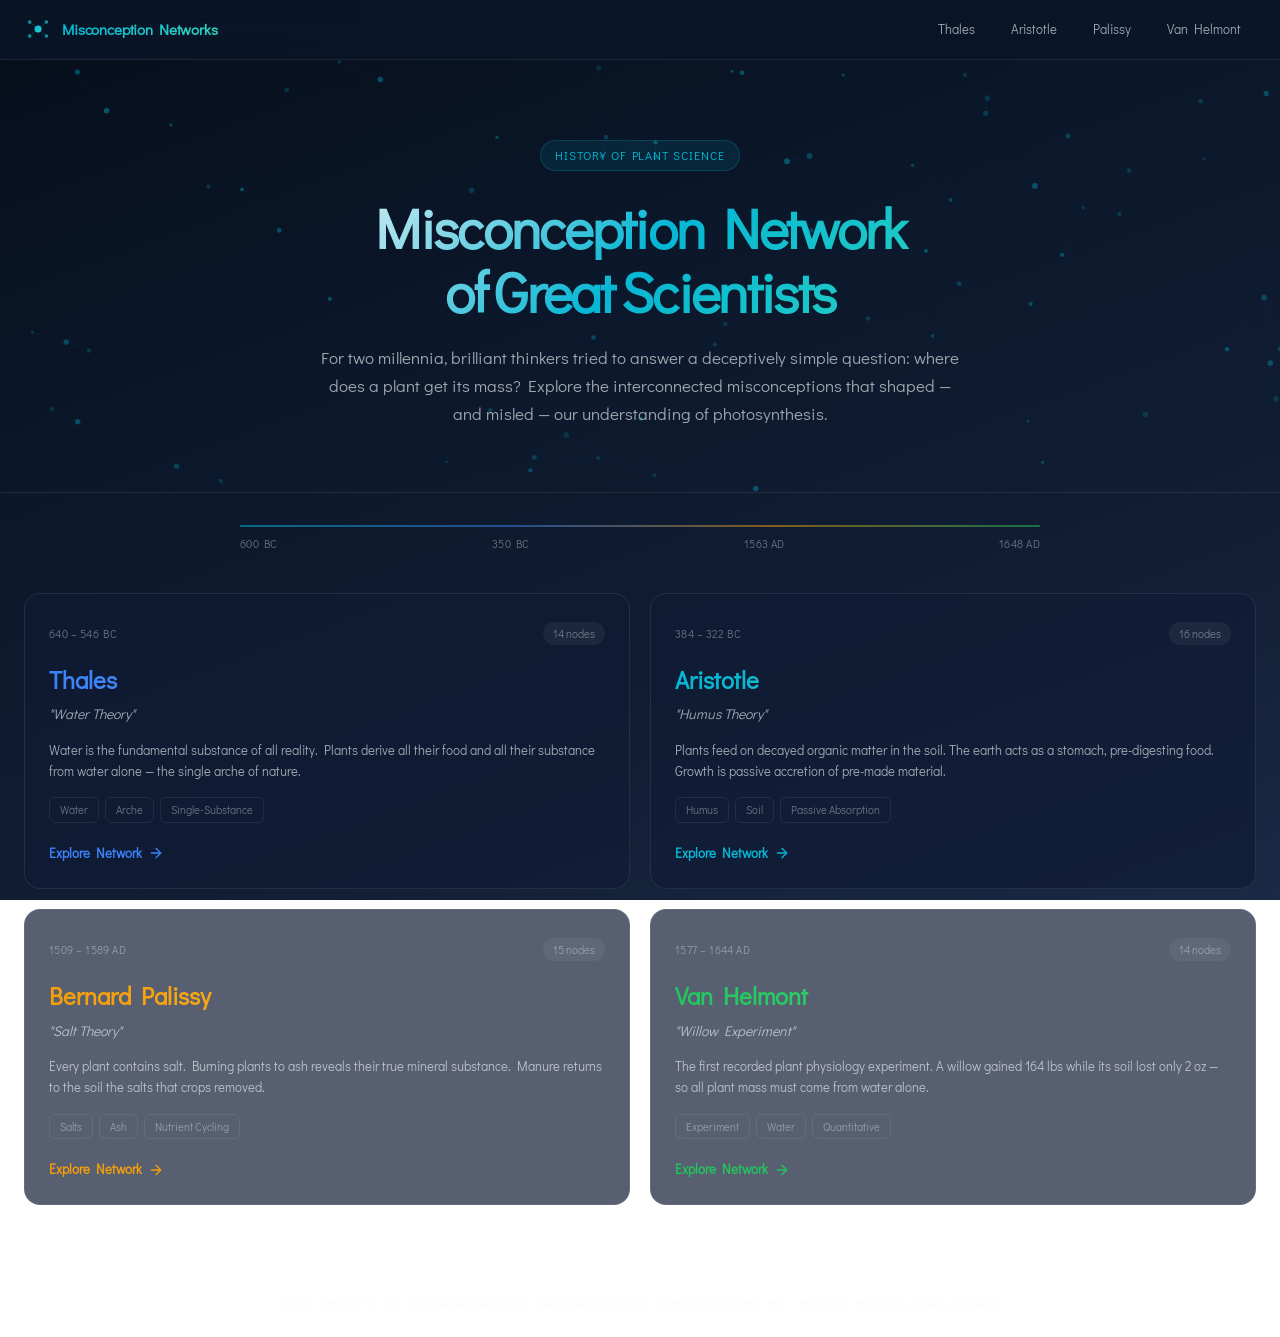
<file: index.html>
<!DOCTYPE html>
<html lang="en">
<head>
  <meta charset="UTF-8" />
  <meta name="viewport" content="width=device-width, initial-scale=1.0" />
  <title>Misconception Network of Great Scientists</title>
  <link rel="preconnect" href="https://fonts.googleapis.com" />
  <link rel="preconnect" href="https://fonts.gstatic.com" crossorigin />
  <link href="https://fonts.googleapis.com/css2?family=Didact+Gothic&display=swap" rel="stylesheet" />
  <link rel="stylesheet" href="shared.css" />
  <link rel="stylesheet" href="home.css" />
</head>
<body>
  <!-- Navigation -->
  <nav class="top-nav">
    <div class="nav-inner">
      <a href="index.html" class="nav-logo">
        <svg viewBox="0 0 40 40" width="28" height="28" fill="none">
          <circle cx="20" cy="20" r="5" fill="url(#nlg)" />
          <circle cx="8" cy="10" r="2.5" fill="url(#nlg)" opacity="0.7" />
          <circle cx="32" cy="10" r="2.5" fill="url(#nlg)" opacity="0.7" />
          <circle cx="8" cy="30" r="2.5" fill="url(#nlg)" opacity="0.7" />
          <circle cx="32" cy="30" r="2.5" fill="url(#nlg)" opacity="0.7" />
          <line x1="20" y1="20" x2="8" y2="10" stroke="#06B6D4" stroke-width="0.8" opacity="0.4" />
          <line x1="20" y1="20" x2="32" y2="10" stroke="#06B6D4" stroke-width="0.8" opacity="0.4" />
          <line x1="20" y1="20" x2="8" y2="30" stroke="#06B6D4" stroke-width="0.8" opacity="0.4" />
          <line x1="20" y1="20" x2="32" y2="30" stroke="#06B6D4" stroke-width="0.8" opacity="0.4" />
          <defs><linearGradient id="nlg" x1="0" y1="0" x2="1" y2="1"><stop offset="0%" stop-color="#06B6D4"/><stop offset="100%" stop-color="#2DD4BF"/></linearGradient></defs>
        </svg>
        <span>Misconception Networks</span>
      </a>
      <div class="nav-links">
        <a href="thales/index.html" class="nav-link" data-color="blue">Thales</a>
        <a href="aristotle/index.html" class="nav-link" data-color="cyan">Aristotle</a>
        <a href="palissy/index.html" class="nav-link" data-color="amber">Palissy</a>
        <a href="vanhelmont/index.html" class="nav-link" data-color="green">Van Helmont</a>
      </div>
      <button class="nav-hamburger" id="nav-hamburger" aria-label="Toggle menu">
        <svg width="22" height="22" viewBox="0 0 24 24" fill="none" stroke="currentColor" stroke-width="2" stroke-linecap="round"><line x1="3" y1="6" x2="21" y2="6"/><line x1="3" y1="12" x2="21" y2="12"/><line x1="3" y1="18" x2="21" y2="18"/></svg>
      </button>
    </div>
    <div class="nav-mobile" id="nav-mobile">
      <a href="thales/index.html" data-color="blue">Thales</a>
      <a href="aristotle/index.html" data-color="cyan">Aristotle</a>
      <a href="palissy/index.html" data-color="amber">Palissy</a>
      <a href="vanhelmont/index.html" data-color="green">Van Helmont</a>
    </div>
  </nav>

  <!-- Hero -->
  <header class="hero">
    <div class="hero-inner">
      <div class="hero-badge">History of Plant Science</div>
      <h1 class="hero-title">Misconception Network<br/>of Great Scientists</h1>
      <p class="hero-desc">For two millennia, brilliant thinkers tried to answer a deceptively simple question: where does a plant get its mass? Explore the interconnected misconceptions that shaped — and misled — our understanding of photosynthesis.</p>
    </div>
    <!-- Animated background dots -->
    <canvas id="hero-bg" class="hero-bg"></canvas>
  </header>

  <!-- Timeline -->
  <section class="timeline-section">
    <div class="timeline-inner">
      <div class="timeline-line"></div>
      <div class="timeline-labels">
        <span>600 BC</span>
        <span>350 BC</span>
        <span>1563 AD</span>
        <span>1648 AD</span>
      </div>
    </div>
  </section>

  <!-- Scientist Cards -->
  <main class="cards-section">
    <div class="cards-grid">

      <!-- Thales (earliest: 640–546 BC) -->
      <a href="thales/index.html" class="card card-blue">
        <div class="card-glow"></div>
        <div class="card-header">
          <div class="card-era">640 – 546 BC</div>
          <div class="card-node-count">14 nodes</div>
        </div>
        <h2 class="card-name">Thales</h2>
        <p class="card-theory">"Water Theory"</p>
        <p class="card-desc">Water is the fundamental substance of all reality. Plants derive all their food and all their substance from water alone — the single arche of nature.</p>
        <div class="card-tags">
          <span>Water</span><span>Arche</span><span>Single-Substance</span>
        </div>
        <div class="card-cta">
          <span>Explore Network</span>
          <svg width="16" height="16" viewBox="0 0 24 24" fill="none" stroke="currentColor" stroke-width="2" stroke-linecap="round" stroke-linejoin="round"><line x1="5" y1="12" x2="19" y2="12"/><polyline points="12 5 19 12 12 19"/></svg>
        </div>
      </a>

      <!-- Aristotle (384–322 BC) -->
      <a href="aristotle/index.html" class="card card-cyan">
        <div class="card-glow"></div>
        <div class="card-header">
          <div class="card-era">384 – 322 BC</div>
          <div class="card-node-count">16 nodes</div>
        </div>
        <h2 class="card-name">Aristotle</h2>
        <p class="card-theory">"Humus Theory"</p>
        <p class="card-desc">Plants feed on decayed organic matter in the soil. The earth acts as a stomach, pre-digesting food. Growth is passive accretion of pre-made material.</p>
        <div class="card-tags">
          <span>Humus</span><span>Soil</span><span>Passive Absorption</span>
        </div>
        <div class="card-cta">
          <span>Explore Network</span>
          <svg width="16" height="16" viewBox="0 0 24 24" fill="none" stroke="currentColor" stroke-width="2" stroke-linecap="round" stroke-linejoin="round"><line x1="5" y1="12" x2="19" y2="12"/><polyline points="12 5 19 12 12 19"/></svg>
        </div>
      </a>

      <!-- Palissy (1509–1589 AD) -->
      <a href="palissy/index.html" class="card card-amber">
        <div class="card-glow"></div>
        <div class="card-header">
          <div class="card-era">1509 – 1589 AD</div>
          <div class="card-node-count">15 nodes</div>
        </div>
        <h2 class="card-name">Bernard Palissy</h2>
        <p class="card-theory">"Salt Theory"</p>
        <p class="card-desc">Every plant contains salt. Burning plants to ash reveals their true mineral substance. Manure returns to the soil the salts that crops removed.</p>
        <div class="card-tags">
          <span>Salts</span><span>Ash</span><span>Nutrient Cycling</span>
        </div>
        <div class="card-cta">
          <span>Explore Network</span>
          <svg width="16" height="16" viewBox="0 0 24 24" fill="none" stroke="currentColor" stroke-width="2" stroke-linecap="round" stroke-linejoin="round"><line x1="5" y1="12" x2="19" y2="12"/><polyline points="12 5 19 12 12 19"/></svg>
        </div>
      </a>

      <!-- Van Helmont (1577–1644 AD) -->
      <a href="vanhelmont/index.html" class="card card-green">
        <div class="card-glow"></div>
        <div class="card-header">
          <div class="card-era">1577 – 1644 AD</div>
          <div class="card-node-count">14 nodes</div>
        </div>
        <h2 class="card-name">Van Helmont</h2>
        <p class="card-theory">"Willow Experiment"</p>
        <p class="card-desc">The first recorded plant physiology experiment. A willow gained 164 lbs while its soil lost only 2 oz — so all plant mass must come from water alone.</p>
        <div class="card-tags">
          <span>Experiment</span><span>Water</span><span>Quantitative</span>
        </div>
        <div class="card-cta">
          <span>Explore Network</span>
          <svg width="16" height="16" viewBox="0 0 24 24" fill="none" stroke="currentColor" stroke-width="2" stroke-linecap="round" stroke-linejoin="round"><line x1="5" y1="12" x2="19" y2="12"/><polyline points="12 5 19 12 12 19"/></svg>
        </div>
      </a>

    </div>
  </main>

  <!-- Footer -->
  <footer class="site-footer">
    <p>Source: Girton, R. E. "The Early Development of the Fundamental Concepts of Plant Nutrition (600 BC — 1804 AD)." Indiana Academy of Science.</p>
  </footer>

  <script src="home.js"></script>
</body>
</html>
</file>
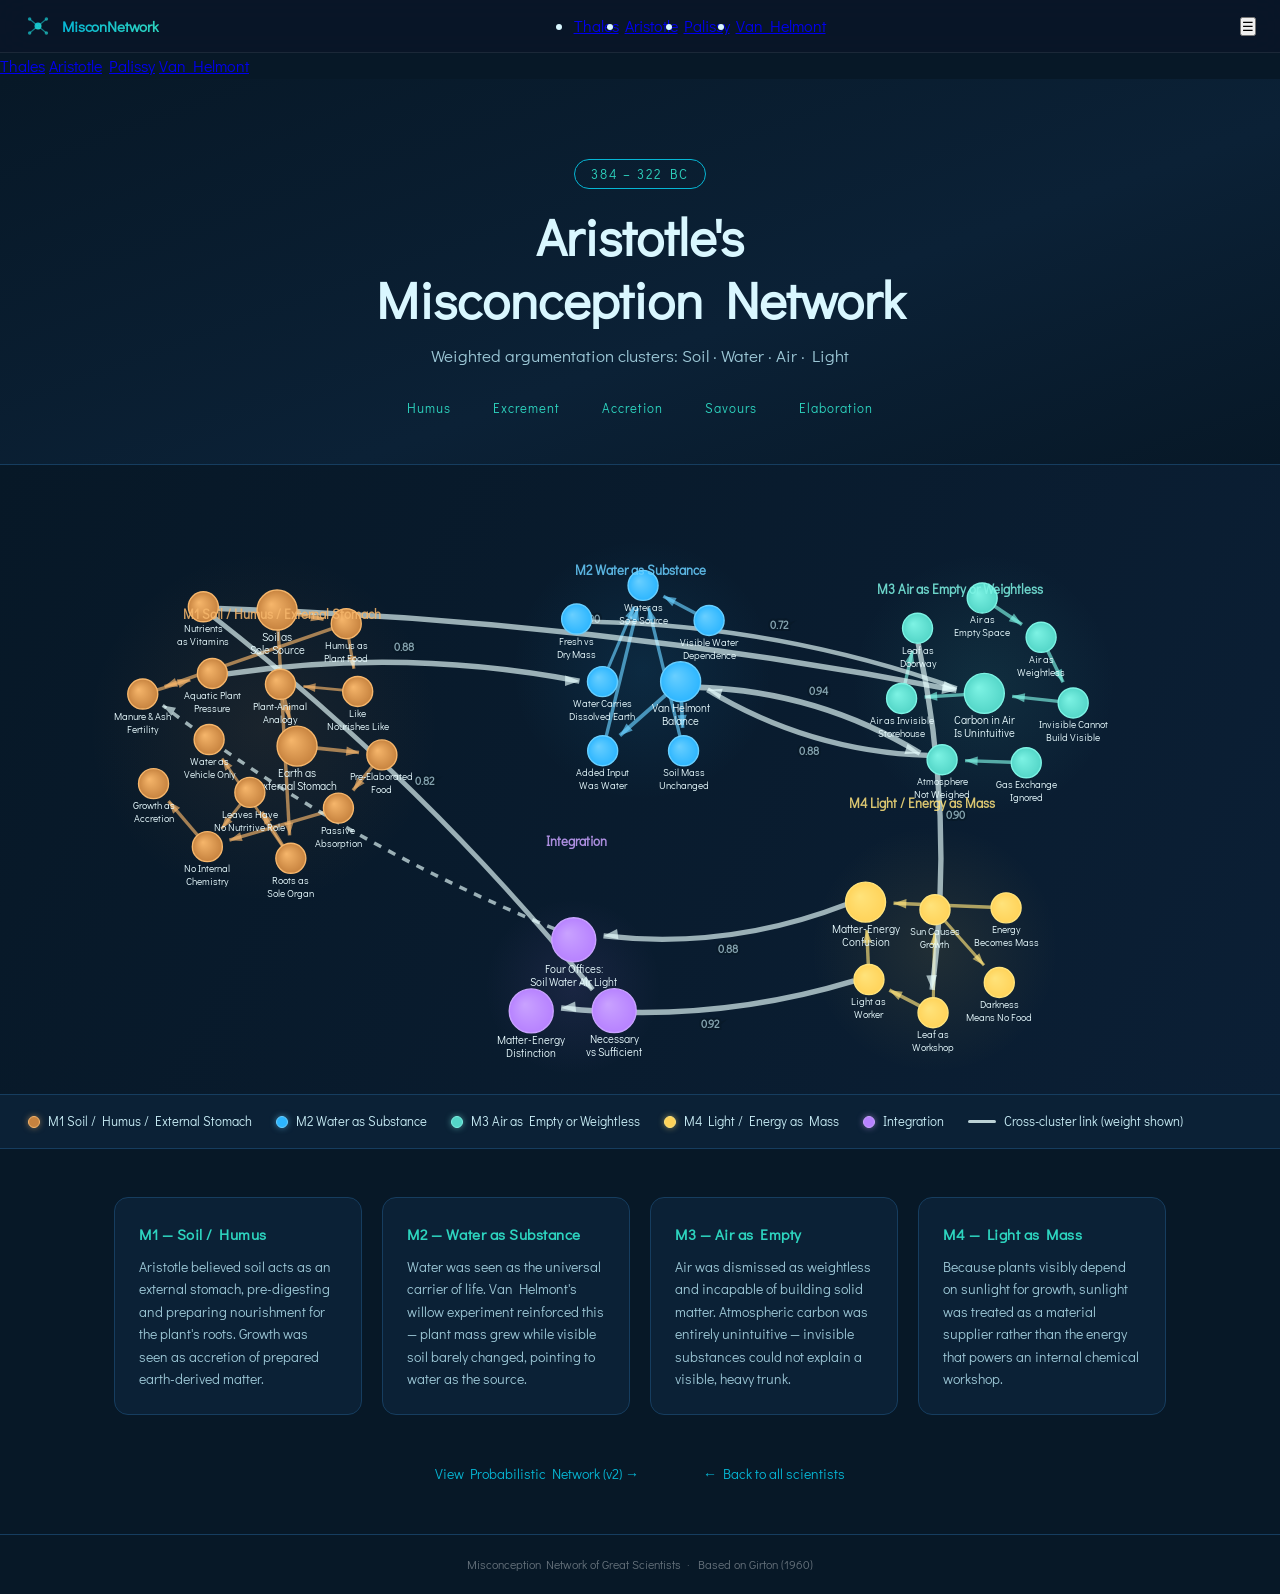
<file: aristotle/index.html>
<!DOCTYPE html>
<html lang="en">
<head>
  <meta charset="UTF-8" />
  <meta name="viewport" content="width=device-width, initial-scale=1.0" />
  <title>Aristotle — Misconception Network</title>
  <link rel="preconnect" href="https://fonts.googleapis.com" />
  <link rel="preconnect" href="https://fonts.gstatic.com" crossorigin />
  <link href="https://fonts.googleapis.com/css2?family=Didact+Gothic&display=swap" rel="stylesheet" />
  <link rel="stylesheet" href="../shared.css" />
  <link rel="stylesheet" href="page.css" />
</head>
<body>
  <nav class="top-nav">
    <div class="nav-inner">
      <a href="../index.html" class="nav-logo">
        <svg viewBox="0 0 40 40" width="28" height="28" fill="none">
          <circle cx="20" cy="20" r="5" fill="url(#nlg)" />
          <circle cx="8"  cy="10" r="2.5" fill="url(#nlg)" opacity="0.7"/>
          <circle cx="32" cy="10" r="2.5" fill="url(#nlg)" opacity="0.7"/>
          <circle cx="8"  cy="30" r="2.5" fill="url(#nlg)" opacity="0.7"/>
          <circle cx="32" cy="30" r="2.5" fill="url(#nlg)" opacity="0.7"/>
          <line x1="20" y1="20" x2="8"  y2="10" stroke="url(#nlg)" stroke-width="1.5" opacity="0.6"/>
          <line x1="20" y1="20" x2="32" y2="10" stroke="url(#nlg)" stroke-width="1.5" opacity="0.6"/>
          <line x1="20" y1="20" x2="8"  y2="30" stroke="url(#nlg)" stroke-width="1.5" opacity="0.6"/>
          <line x1="20" y1="20" x2="32" y2="30" stroke="url(#nlg)" stroke-width="1.5" opacity="0.6"/>
          <defs>
            <linearGradient id="nlg" x1="0" y1="0" x2="1" y2="1">
              <stop offset="0%" stop-color="#06B6D4"/>
              <stop offset="100%" stop-color="#2DD4BF"/>
            </linearGradient>
          </defs>
        </svg>
        <span>MisconNetwork</span>
      </a>
      <ul class="nav-links">
        <li><a href="../thales/">Thales</a></li>
        <li><a href="../aristotle/" class="active">Aristotle</a></li>
        <li><a href="../palissy/">Palissy</a></li>
        <li><a href="../vanhelmont/">Van Helmont</a></li>
      </ul>
      <button class="hamburger" id="hamburger" aria-label="Menu">&#9776;</button>
    </div>
  </nav>
  <div class="mobile-menu" id="mobile-menu">
    <a href="../thales/">Thales</a>
    <a href="../aristotle/">Aristotle</a>
    <a href="../palissy/">Palissy</a>
    <a href="../vanhelmont/">Van Helmont</a>
  </div>

  <header class="scientist-hero">
    <div class="hero-badge">384 – 322 BC</div>
    <h1 class="hero-title">Aristotle's<br>Misconception Network</h1>
    <p class="hero-sub">Weighted argumentation clusters: Soil · Water · Air · Light</p>
    <div class="keywords">
      <span>Humus</span><span>Excrement</span><span>Accretion</span><span>Savours</span><span>Elaboration</span>
    </div>
  </header>

  <section class="network-section">
    <div class="network-wrap">
      <canvas id="network-canvas"></canvas>
      <div id="tooltip" class="tooltip" style="display:none">
        <div class="tip-cluster"></div>
        <div class="tip-title"></div>
        <p class="tip-desc"></p>
      </div>
    </div>
    <div id="network-legend" class="network-legend"></div>
  </section>

  <section class="info-section">
    <div class="info-grid">
      <div class="info-card">
        <h3>M1 — Soil / Humus</h3>
        <p>Aristotle believed soil acts as an external stomach, pre-digesting and preparing nourishment for the plant's roots. Growth was seen as accretion of prepared earth-derived matter.</p>
      </div>
      <div class="info-card">
        <h3>M2 — Water as Substance</h3>
        <p>Water was seen as the universal carrier of life. Van Helmont's willow experiment reinforced this — plant mass grew while visible soil barely changed, pointing to water as the source.</p>
      </div>
      <div class="info-card">
        <h3>M3 — Air as Empty</h3>
        <p>Air was dismissed as weightless and incapable of building solid matter. Atmospheric carbon was entirely unintuitive — invisible substances could not explain a visible, heavy trunk.</p>
      </div>
      <div class="info-card">
        <h3>M4 — Light as Mass</h3>
        <p>Because plants visibly depend on sunlight for growth, sunlight was treated as a material supplier rather than the energy that powers an internal chemical workshop.</p>
      </div>
    </div>
    <div class="back-link-wrap" style="display:flex;gap:16px;justify-content:center;flex-wrap:wrap">
      <a href="network_v2.html" class="back-link" style="border-color:#06B6D4;color:#06B6D4">View Probabilistic Network (v2) →</a>
      <a href="../index.html" class="back-link">← Back to all scientists</a>
    </div>
  </section>

  <footer class="site-footer">
    <p>Misconception Network of Great Scientists &nbsp;·&nbsp; Based on Girton (1960)</p>
  </footer>

  <script src="network.js"></script>
  <script>
    document.getElementById('hamburger').addEventListener('click', () => {
      document.getElementById('mobile-menu').classList.toggle('open');
    });
  </script>
</body>
</html>
</file>
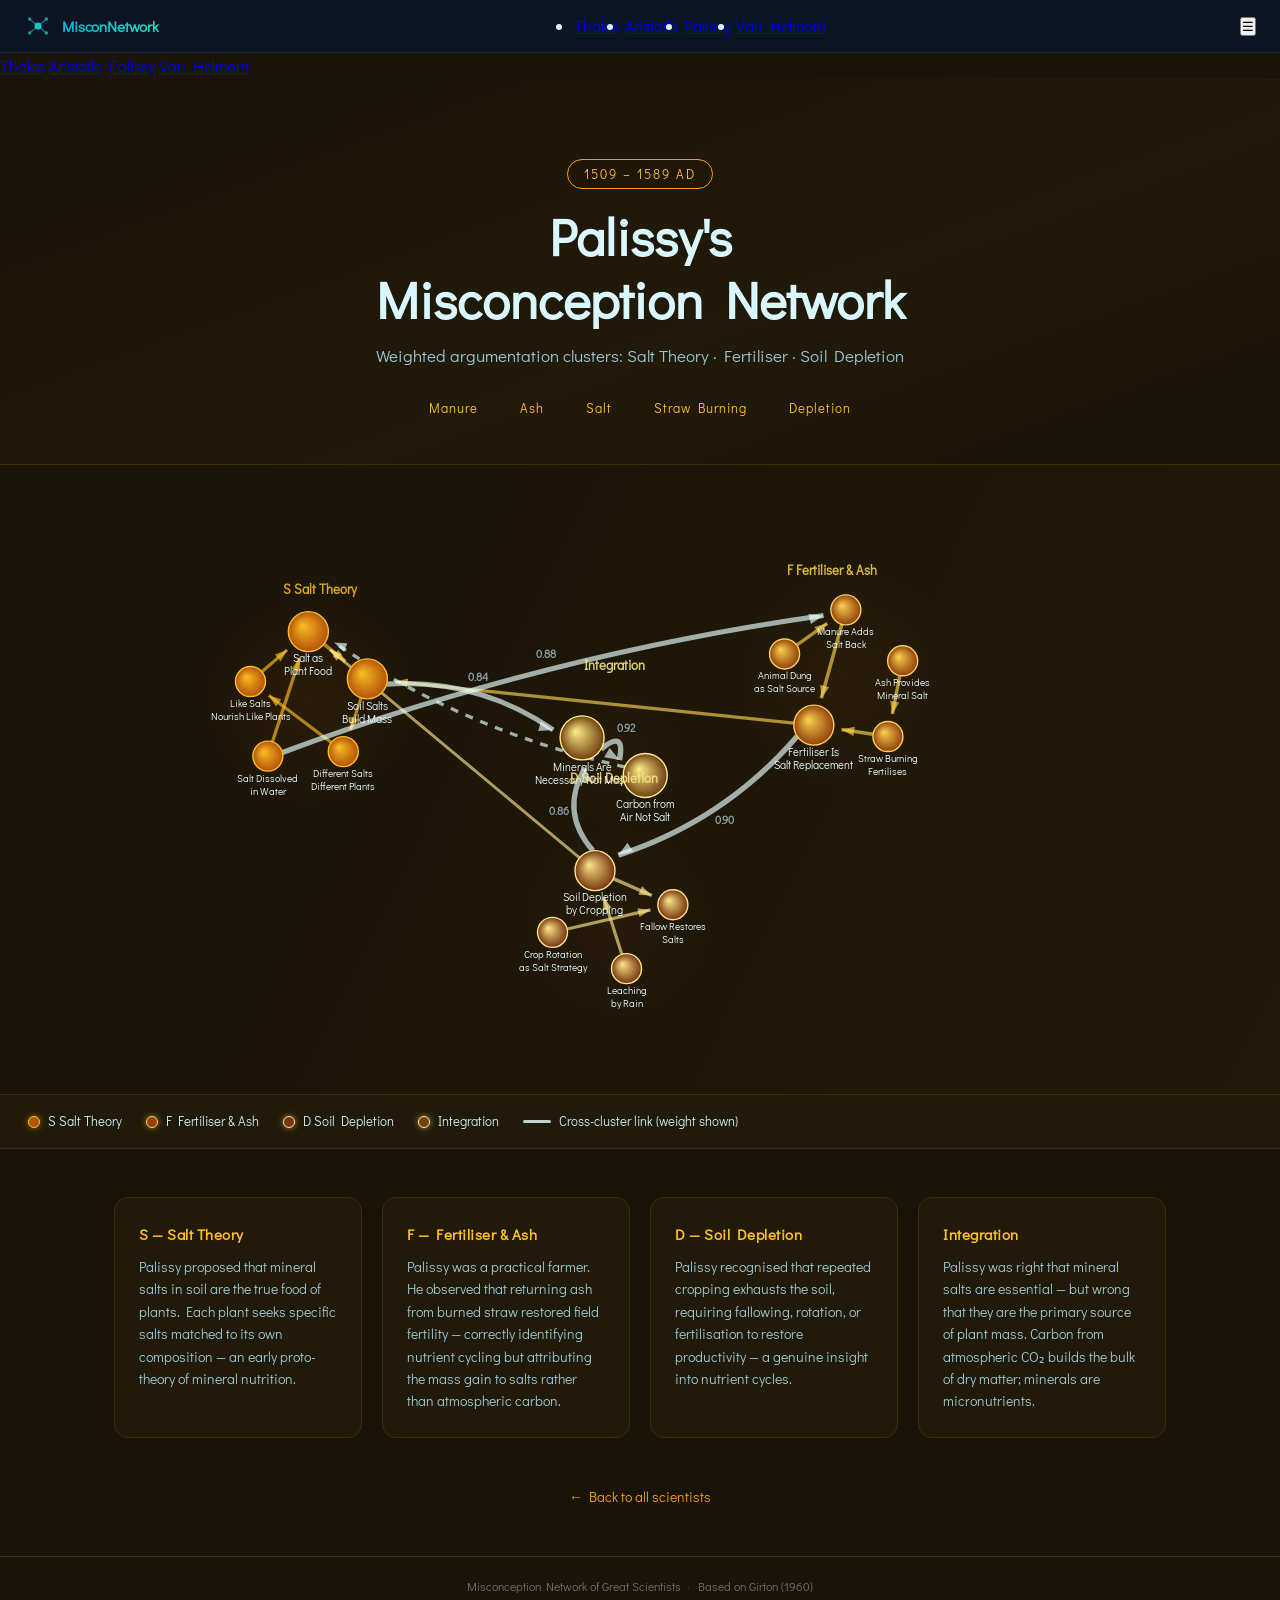
<file: palissy/index.html>
<!DOCTYPE html>
<html lang="en">
<head>
  <meta charset="UTF-8" />
  <meta name="viewport" content="width=device-width, initial-scale=1.0" />
  <title>Palissy — Misconception Network</title>
  <link rel="preconnect" href="https://fonts.googleapis.com" />
  <link rel="preconnect" href="https://fonts.gstatic.com" crossorigin />
  <link href="https://fonts.googleapis.com/css2?family=Didact+Gothic&display=swap" rel="stylesheet" />
  <link rel="stylesheet" href="../shared.css" />
  <link rel="stylesheet" href="page.css" />
</head>
<body>
  <nav class="top-nav">
    <div class="nav-inner">
      <a href="../index.html" class="nav-logo">
        <svg viewBox="0 0 40 40" width="28" height="28" fill="none">
          <circle cx="20" cy="20" r="5" fill="url(#nlg)" />
          <circle cx="8"  cy="10" r="2.5" fill="url(#nlg)" opacity="0.7"/>
          <circle cx="32" cy="10" r="2.5" fill="url(#nlg)" opacity="0.7"/>
          <circle cx="8"  cy="30" r="2.5" fill="url(#nlg)" opacity="0.7"/>
          <circle cx="32" cy="30" r="2.5" fill="url(#nlg)" opacity="0.7"/>
          <line x1="20" y1="20" x2="8"  y2="10" stroke="url(#nlg)" stroke-width="1.5" opacity="0.6"/>
          <line x1="20" y1="20" x2="32" y2="10" stroke="url(#nlg)" stroke-width="1.5" opacity="0.6"/>
          <line x1="20" y1="20" x2="8"  y2="30" stroke="url(#nlg)" stroke-width="1.5" opacity="0.6"/>
          <line x1="20" y1="20" x2="32" y2="30" stroke="url(#nlg)" stroke-width="1.5" opacity="0.6"/>
          <defs>
            <linearGradient id="nlg" x1="0" y1="0" x2="1" y2="1">
              <stop offset="0%" stop-color="#06B6D4"/>
              <stop offset="100%" stop-color="#2DD4BF"/>
            </linearGradient>
          </defs>
        </svg>
        <span>MisconNetwork</span>
      </a>
      <ul class="nav-links">
        <li><a href="../thales/">Thales</a></li>
        <li><a href="../aristotle/">Aristotle</a></li>
        <li><a href="../palissy/" class="active">Palissy</a></li>
        <li><a href="../vanhelmont/">Van Helmont</a></li>
      </ul>
      <button class="hamburger" id="hamburger" aria-label="Menu">&#9776;</button>
    </div>
  </nav>
  <div class="mobile-menu" id="mobile-menu">
    <a href="../thales/">Thales</a>
    <a href="../aristotle/">Aristotle</a>
    <a href="../palissy/">Palissy</a>
    <a href="../vanhelmont/">Van Helmont</a>
  </div>

  <header class="scientist-hero">
    <div class="hero-badge">1509 – 1589 AD</div>
    <h1 class="hero-title">Palissy's<br>Misconception Network</h1>
    <p class="hero-sub">Weighted argumentation clusters: Salt Theory · Fertiliser · Soil Depletion</p>
    <div class="keywords">
      <span>Manure</span><span>Ash</span><span>Salt</span><span>Straw Burning</span><span>Depletion</span>
    </div>
  </header>

  <section class="network-section">
    <div class="network-wrap">
      <canvas id="network-canvas"></canvas>
      <div id="tooltip" class="tooltip" style="display:none">
        <div class="tip-cluster"></div>
        <div class="tip-title"></div>
        <p class="tip-desc"></p>
      </div>
    </div>
    <div id="network-legend" class="network-legend"></div>
  </section>

  <section class="info-section">
    <div class="info-grid">
      <div class="info-card">
        <h3>S — Salt Theory</h3>
        <p>Palissy proposed that mineral salts in soil are the true food of plants. Each plant seeks specific salts matched to its own composition — an early proto-theory of mineral nutrition.</p>
      </div>
      <div class="info-card">
        <h3>F — Fertiliser &amp; Ash</h3>
        <p>Palissy was a practical farmer. He observed that returning ash from burned straw restored field fertility — correctly identifying nutrient cycling but attributing the mass gain to salts rather than atmospheric carbon.</p>
      </div>
      <div class="info-card">
        <h3>D — Soil Depletion</h3>
        <p>Palissy recognised that repeated cropping exhausts the soil, requiring fallowing, rotation, or fertilisation to restore productivity — a genuine insight into nutrient cycles.</p>
      </div>
      <div class="info-card">
        <h3>Integration</h3>
        <p>Palissy was right that mineral salts are essential — but wrong that they are the primary source of plant mass. Carbon from atmospheric CO₂ builds the bulk of dry matter; minerals are micronutrients.</p>
      </div>
    </div>
    <div class="back-link-wrap">
      <a href="../index.html" class="back-link">← Back to all scientists</a>
    </div>
  </section>

  <footer class="site-footer">
    <p>Misconception Network of Great Scientists &nbsp;·&nbsp; Based on Girton (1960)</p>
  </footer>

  <script src="network.js"></script>
  <script>
    document.getElementById('hamburger').addEventListener('click', () => {
      document.getElementById('mobile-menu').classList.toggle('open');
    });
  </script>
</body>
</html>
</file>
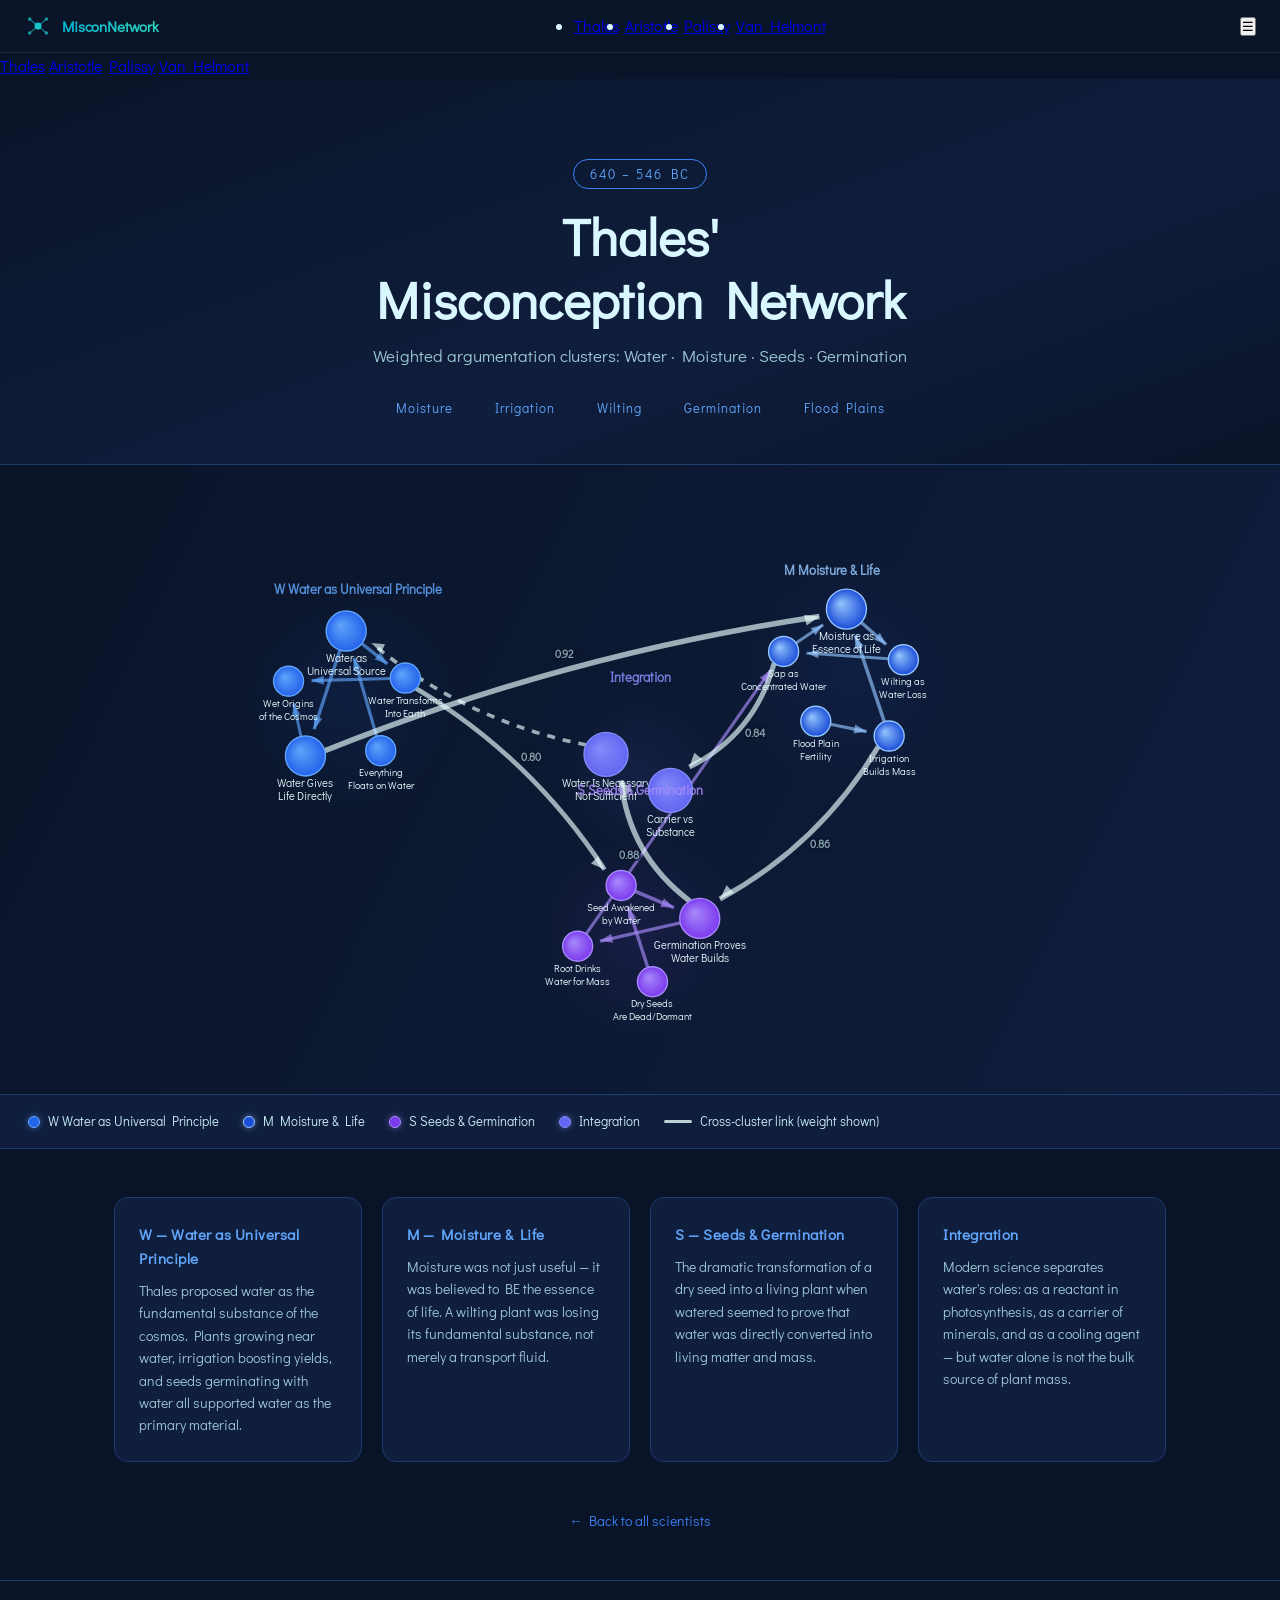
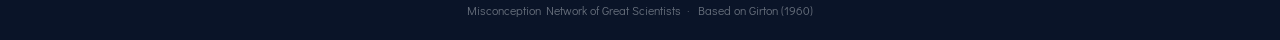
<file: thales/index.html>
<!DOCTYPE html>
<html lang="en">
<head>
  <meta charset="UTF-8" />
  <meta name="viewport" content="width=device-width, initial-scale=1.0" />
  <title>Thales — Misconception Network</title>
  <link rel="preconnect" href="https://fonts.googleapis.com" />
  <link rel="preconnect" href="https://fonts.gstatic.com" crossorigin />
  <link href="https://fonts.googleapis.com/css2?family=Didact+Gothic&display=swap" rel="stylesheet" />
  <link rel="stylesheet" href="../shared.css" />
  <link rel="stylesheet" href="page.css" />
</head>
<body>
  <nav class="top-nav">
    <div class="nav-inner">
      <a href="../index.html" class="nav-logo">
        <svg viewBox="0 0 40 40" width="28" height="28" fill="none">
          <circle cx="20" cy="20" r="5" fill="url(#nlg)" />
          <circle cx="8"  cy="10" r="2.5" fill="url(#nlg)" opacity="0.7"/>
          <circle cx="32" cy="10" r="2.5" fill="url(#nlg)" opacity="0.7"/>
          <circle cx="8"  cy="30" r="2.5" fill="url(#nlg)" opacity="0.7"/>
          <circle cx="32" cy="30" r="2.5" fill="url(#nlg)" opacity="0.7"/>
          <line x1="20" y1="20" x2="8"  y2="10" stroke="url(#nlg)" stroke-width="1.5" opacity="0.6"/>
          <line x1="20" y1="20" x2="32" y2="10" stroke="url(#nlg)" stroke-width="1.5" opacity="0.6"/>
          <line x1="20" y1="20" x2="8"  y2="30" stroke="url(#nlg)" stroke-width="1.5" opacity="0.6"/>
          <line x1="20" y1="20" x2="32" y2="30" stroke="url(#nlg)" stroke-width="1.5" opacity="0.6"/>
          <defs>
            <linearGradient id="nlg" x1="0" y1="0" x2="1" y2="1">
              <stop offset="0%" stop-color="#06B6D4"/>
              <stop offset="100%" stop-color="#2DD4BF"/>
            </linearGradient>
          </defs>
        </svg>
        <span>MisconNetwork</span>
      </a>
      <ul class="nav-links">
        <li><a href="../thales/" class="active">Thales</a></li>
        <li><a href="../aristotle/">Aristotle</a></li>
        <li><a href="../palissy/">Palissy</a></li>
        <li><a href="../vanhelmont/">Van Helmont</a></li>
      </ul>
      <button class="hamburger" id="hamburger" aria-label="Menu">&#9776;</button>
    </div>
  </nav>
  <div class="mobile-menu" id="mobile-menu">
    <a href="../thales/">Thales</a>
    <a href="../aristotle/">Aristotle</a>
    <a href="../palissy/">Palissy</a>
    <a href="../vanhelmont/">Van Helmont</a>
  </div>

  <header class="scientist-hero">
    <div class="hero-badge">640 – 546 BC</div>
    <h1 class="hero-title">Thales'<br>Misconception Network</h1>
    <p class="hero-sub">Weighted argumentation clusters: Water · Moisture · Seeds · Germination</p>
    <div class="keywords">
      <span>Moisture</span><span>Irrigation</span><span>Wilting</span><span>Germination</span><span>Flood Plains</span>
    </div>
  </header>

  <section class="network-section">
    <div class="network-wrap">
      <canvas id="network-canvas"></canvas>
      <div id="tooltip" class="tooltip" style="display:none">
        <div class="tip-cluster"></div>
        <div class="tip-title"></div>
        <p class="tip-desc"></p>
      </div>
    </div>
    <div id="network-legend" class="network-legend"></div>
  </section>

  <section class="info-section">
    <div class="info-grid">
      <div class="info-card">
        <h3>W — Water as Universal Principle</h3>
        <p>Thales proposed water as the fundamental substance of the cosmos. Plants growing near water, irrigation boosting yields, and seeds germinating with water all supported water as the primary material.</p>
      </div>
      <div class="info-card">
        <h3>M — Moisture &amp; Life</h3>
        <p>Moisture was not just useful — it was believed to BE the essence of life. A wilting plant was losing its fundamental substance, not merely a transport fluid.</p>
      </div>
      <div class="info-card">
        <h3>S — Seeds &amp; Germination</h3>
        <p>The dramatic transformation of a dry seed into a living plant when watered seemed to prove that water was directly converted into living matter and mass.</p>
      </div>
      <div class="info-card">
        <h3>Integration</h3>
        <p>Modern science separates water's roles: as a reactant in photosynthesis, as a carrier of minerals, and as a cooling agent — but water alone is not the bulk source of plant mass.</p>
      </div>
    </div>
    <div class="back-link-wrap">
      <a href="../index.html" class="back-link">← Back to all scientists</a>
    </div>
  </section>

  <footer class="site-footer">
    <p>Misconception Network of Great Scientists &nbsp;·&nbsp; Based on Girton (1960)</p>
  </footer>

  <script src="network.js"></script>
  <script>
    document.getElementById('hamburger').addEventListener('click', () => {
      document.getElementById('mobile-menu').classList.toggle('open');
    });
  </script>
</body>
</html>
</file>
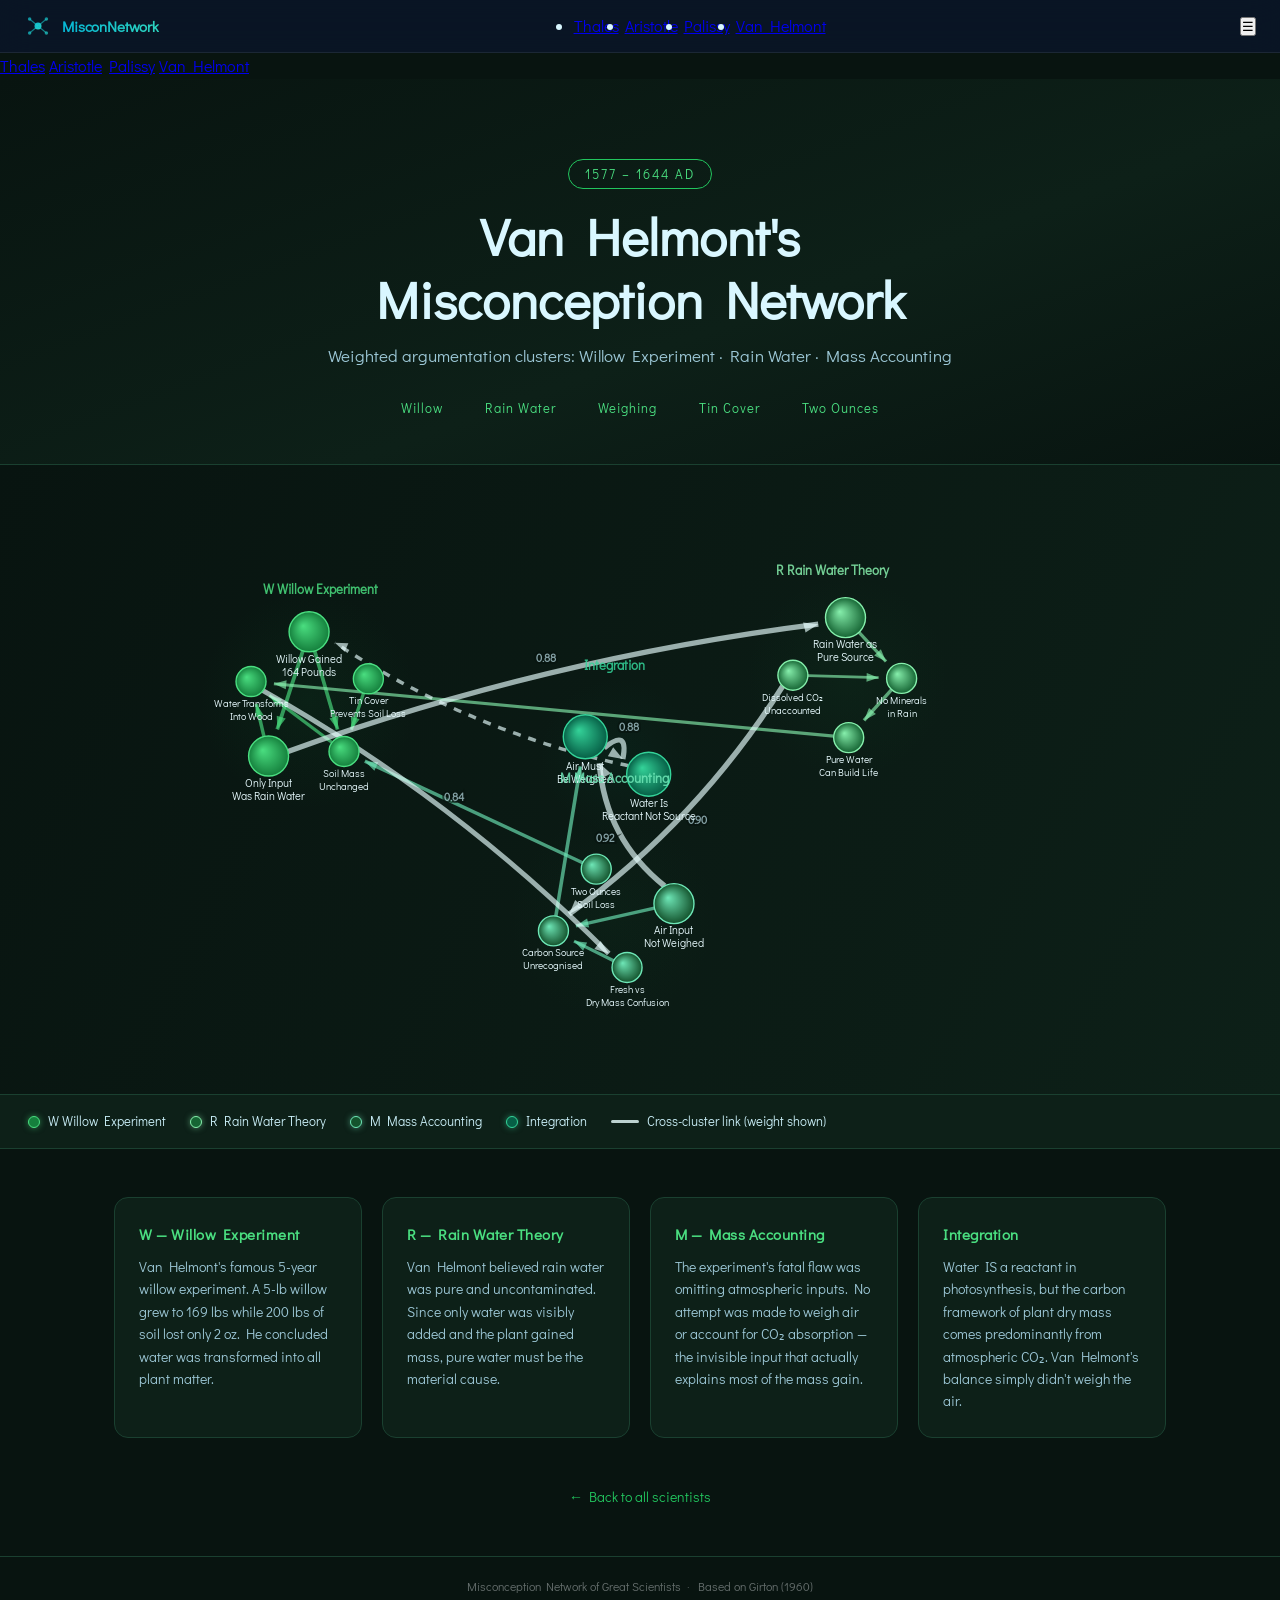
<file: vanhelmont/index.html>
<!DOCTYPE html>
<html lang="en">
<head>
  <meta charset="UTF-8" />
  <meta name="viewport" content="width=device-width, initial-scale=1.0" />
  <title>Van Helmont — Misconception Network</title>
  <link rel="preconnect" href="https://fonts.googleapis.com" />
  <link rel="preconnect" href="https://fonts.gstatic.com" crossorigin />
  <link href="https://fonts.googleapis.com/css2?family=Didact+Gothic&display=swap" rel="stylesheet" />
  <link rel="stylesheet" href="../shared.css" />
  <link rel="stylesheet" href="page.css" />
</head>
<body>
  <nav class="top-nav">
    <div class="nav-inner">
      <a href="../index.html" class="nav-logo">
        <svg viewBox="0 0 40 40" width="28" height="28" fill="none">
          <circle cx="20" cy="20" r="5" fill="url(#nlg)" />
          <circle cx="8"  cy="10" r="2.5" fill="url(#nlg)" opacity="0.7"/>
          <circle cx="32" cy="10" r="2.5" fill="url(#nlg)" opacity="0.7"/>
          <circle cx="8"  cy="30" r="2.5" fill="url(#nlg)" opacity="0.7"/>
          <circle cx="32" cy="30" r="2.5" fill="url(#nlg)" opacity="0.7"/>
          <line x1="20" y1="20" x2="8"  y2="10" stroke="url(#nlg)" stroke-width="1.5" opacity="0.6"/>
          <line x1="20" y1="20" x2="32" y2="10" stroke="url(#nlg)" stroke-width="1.5" opacity="0.6"/>
          <line x1="20" y1="20" x2="8"  y2="30" stroke="url(#nlg)" stroke-width="1.5" opacity="0.6"/>
          <line x1="20" y1="20" x2="32" y2="30" stroke="url(#nlg)" stroke-width="1.5" opacity="0.6"/>
          <defs>
            <linearGradient id="nlg" x1="0" y1="0" x2="1" y2="1">
              <stop offset="0%" stop-color="#06B6D4"/>
              <stop offset="100%" stop-color="#2DD4BF"/>
            </linearGradient>
          </defs>
        </svg>
        <span>MisconNetwork</span>
      </a>
      <ul class="nav-links">
        <li><a href="../thales/">Thales</a></li>
        <li><a href="../aristotle/">Aristotle</a></li>
        <li><a href="../palissy/">Palissy</a></li>
        <li><a href="../vanhelmont/" class="active">Van Helmont</a></li>
      </ul>
      <button class="hamburger" id="hamburger" aria-label="Menu">&#9776;</button>
    </div>
  </nav>
  <div class="mobile-menu" id="mobile-menu">
    <a href="../thales/">Thales</a>
    <a href="../aristotle/">Aristotle</a>
    <a href="../palissy/">Palissy</a>
    <a href="../vanhelmont/">Van Helmont</a>
  </div>

  <header class="scientist-hero">
    <div class="hero-badge">1577 – 1644 AD</div>
    <h1 class="hero-title">Van Helmont's<br>Misconception Network</h1>
    <p class="hero-sub">Weighted argumentation clusters: Willow Experiment · Rain Water · Mass Accounting</p>
    <div class="keywords">
      <span>Willow</span><span>Rain Water</span><span>Weighing</span><span>Tin Cover</span><span>Two Ounces</span>
    </div>
  </header>

  <section class="network-section">
    <div class="network-wrap">
      <canvas id="network-canvas"></canvas>
      <div id="tooltip" class="tooltip" style="display:none">
        <div class="tip-cluster"></div>
        <div class="tip-title"></div>
        <p class="tip-desc"></p>
      </div>
    </div>
    <div id="network-legend" class="network-legend"></div>
  </section>

  <section class="info-section">
    <div class="info-grid">
      <div class="info-card">
        <h3>W — Willow Experiment</h3>
        <p>Van Helmont's famous 5-year willow experiment. A 5-lb willow grew to 169 lbs while 200 lbs of soil lost only 2 oz. He concluded water was transformed into all plant matter.</p>
      </div>
      <div class="info-card">
        <h3>R — Rain Water Theory</h3>
        <p>Van Helmont believed rain water was pure and uncontaminated. Since only water was visibly added and the plant gained mass, pure water must be the material cause.</p>
      </div>
      <div class="info-card">
        <h3>M — Mass Accounting</h3>
        <p>The experiment's fatal flaw was omitting atmospheric inputs. No attempt was made to weigh air or account for CO₂ absorption — the invisible input that actually explains most of the mass gain.</p>
      </div>
      <div class="info-card">
        <h3>Integration</h3>
        <p>Water IS a reactant in photosynthesis, but the carbon framework of plant dry mass comes predominantly from atmospheric CO₂. Van Helmont's balance simply didn't weigh the air.</p>
      </div>
    </div>
    <div class="back-link-wrap">
      <a href="../index.html" class="back-link">← Back to all scientists</a>
    </div>
  </section>

  <footer class="site-footer">
    <p>Misconception Network of Great Scientists &nbsp;·&nbsp; Based on Girton (1960)</p>
  </footer>

  <script src="network.js"></script>
  <script>
    document.getElementById('hamburger').addEventListener('click', () => {
      document.getElementById('mobile-menu').classList.toggle('open');
    });
  </script>
</body>
</html>
</file>
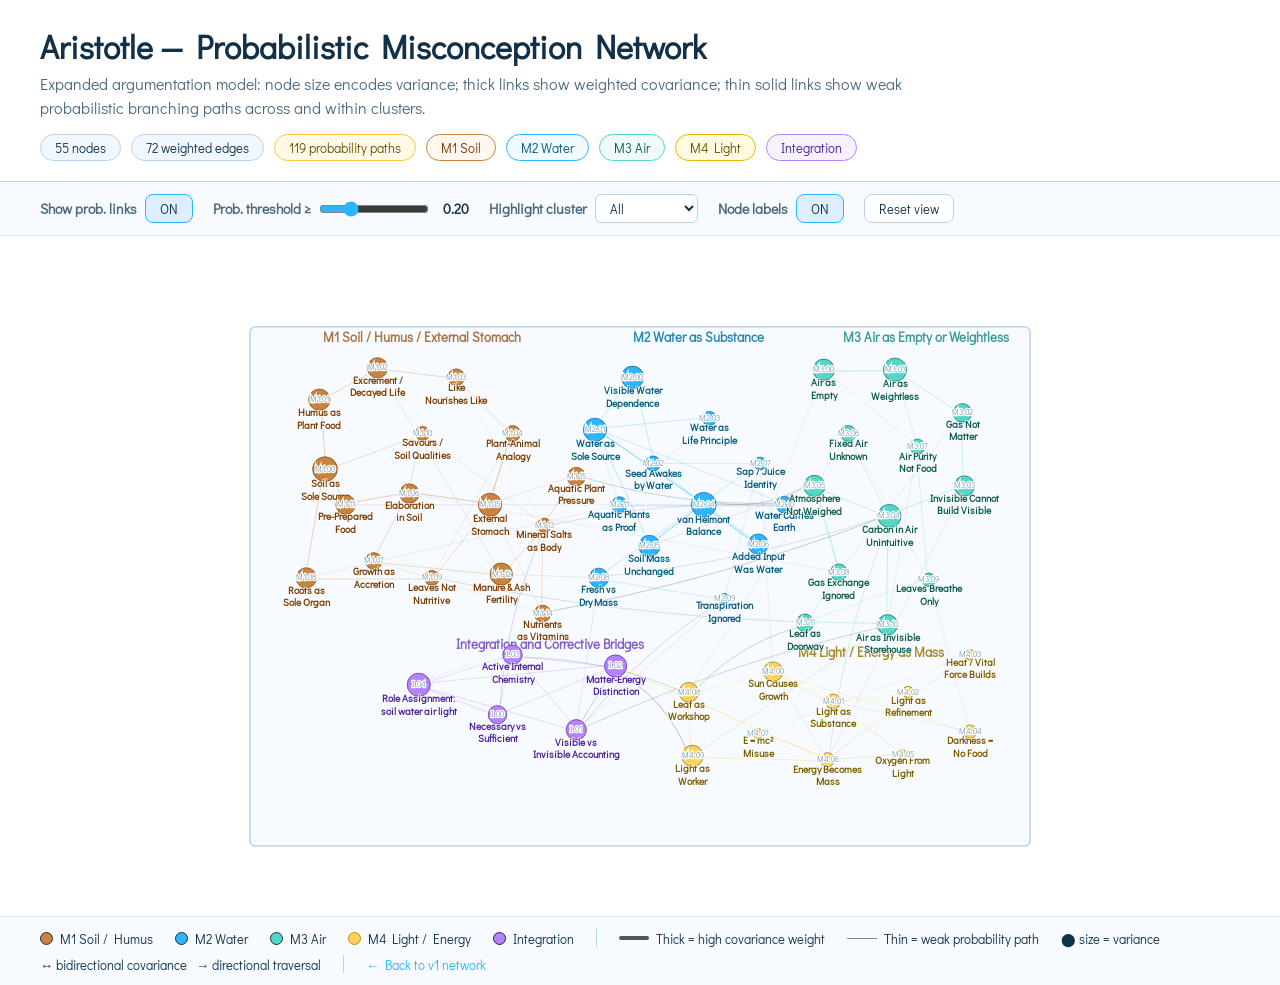
<file: aristotle/network_v2.html>
<!DOCTYPE html>
<html lang="en">
<head>
  <meta charset="UTF-8"/>
  <meta name="viewport" content="width=device-width, initial-scale=1.0"/>
  <title>Aristotle — Probabilistic Misconception Network (v2)</title>
  <link rel="preconnect" href="https://fonts.googleapis.com"/>
  <link href="https://fonts.googleapis.com/css2?family=Didact+Gothic&display=swap" rel="stylesheet"/>
  <style>
    /* ── Reset & base ── */
    *, *::before, *::after { box-sizing: border-box; margin: 0; padding: 0; }
    html, body { height: 100%; font-family: 'Didact Gothic', Arial, sans-serif; background: #fff; color: #123047; }

    /* ── Page layout ── */
    .page-header {
      padding: 28px 40px 20px;
      border-bottom: 1.5px solid #b8d4e8;
      background: #fff;
    }
    .page-header h1 {
      font-size: clamp(18px, 2.5vw, 32px);
      font-weight: 700;
      color: #123047;
      line-height: 1.2;
    }
    .page-header p {
      font-size: clamp(12px, 1.4vw, 16px);
      color: #4b6b7c;
      margin-top: 6px;
      max-width: 900px;
      line-height: 1.5;
    }
    .header-meta {
      display: flex;
      flex-wrap: wrap;
      gap: 10px;
      margin-top: 14px;
      align-items: center;
    }
    .badge {
      display: inline-flex;
      align-items: center;
      gap: 6px;
      font-size: 13px;
      padding: 4px 14px;
      border-radius: 20px;
      border: 1.5px solid;
    }
    .badge.nodes { color: #123047; border-color: #b8d4e8; background: #f0f7ff; }
    .badge.edges { color: #123047; border-color: #b8d4e8; background: #f0f7ff; }
    .badge.prob  { color: #6b4f00; border-color: #f5c842; background: #fffae8; }

    /* ── Controls bar ── */
    .controls {
      display: flex;
      flex-wrap: wrap;
      gap: 10px 20px;
      align-items: center;
      padding: 12px 40px;
      background: #f7fbff;
      border-bottom: 1px solid #dce9f2;
      font-size: 14px;
    }
    .ctrl-group { display: flex; align-items: center; gap: 8px; }
    .ctrl-group label { color: #4b6b7c; font-weight: 600; }
    .ctrl-group input[type=range] { width: 110px; accent-color: #2db6ff; }
    .ctrl-group select {
      padding: 4px 10px;
      border: 1px solid #b8d4e8;
      border-radius: 6px;
      background: #fff;
      color: #123047;
      font-family: inherit;
      font-size: 13px;
    }
    .ctrl-group button {
      padding: 5px 14px;
      border: 1.5px solid #b8d4e8;
      border-radius: 8px;
      background: #fff;
      color: #123047;
      cursor: pointer;
      font-family: inherit;
      font-size: 13px;
      transition: background .15s;
    }
    .ctrl-group button:hover { background: #e8f3fb; }
    .ctrl-group button.active { background: #ddeeff; border-color: #2db6ff; }
    .val-display { min-width: 32px; text-align: right; color: #123047; font-weight: 600; }

    /* ── Canvas area ── */
    .canvas-wrap {
      position: relative;
      width: 100%;
      background: #fff;
      overflow: hidden;
    }
    #net-canvas {
      display: block;
      width: 100%;
      height: calc(100vh - 220px);
      min-height: 500px;
      cursor: default;
    }

    /* ── Tooltip ── */
    #tooltip {
      position: fixed;
      display: none;
      pointer-events: none;
      background: #fff;
      border: 1.5px solid #b8d4e8;
      border-radius: 12px;
      padding: 14px 18px;
      max-width: 280px;
      z-index: 999;
      box-shadow: 0 4px 20px rgba(18,48,71,.12);
    }
    #tooltip .tip-id   { font-size: 11px; letter-spacing: 1.5px; color: #7a9eb0; margin-bottom: 3px; text-transform: uppercase; }
    #tooltip .tip-cat  { font-size: 11px; font-weight: 700; margin-bottom: 4px; text-transform: uppercase; letter-spacing: 1px; }
    #tooltip .tip-title{ font-size: 15px; font-weight: 700; color: #123047; margin-bottom: 6px; line-height: 1.3; }
    #tooltip .tip-var  { font-size: 13px; color: #4b6b7c; margin-bottom: 6px; }
    #tooltip .tip-edges{ font-size: 12px; color: #4b6b7c; border-top: 1px solid #dce9f2; padding-top: 6px; margin-top: 4px; line-height: 1.6; }

    /* ── Legend ── */
    .legend-bar {
      display: flex;
      flex-wrap: wrap;
      gap: 8px 22px;
      padding: 12px 40px;
      background: #f7fbff;
      border-top: 1px solid #dce9f2;
      font-size: 13px;
      color: #123047;
    }
    .leg-item { display: flex; align-items: center; gap: 7px; }
    .leg-dot  { width: 13px; height: 13px; border-radius: 50%; border: 1.5px solid #123047; flex-shrink: 0; }
    .leg-line { width: 30px; height: 4px; border-radius: 2px; flex-shrink: 0; }
    .leg-thin { width: 30px; height: 1.5px; border-radius: 1px; flex-shrink: 0; }
    .leg-sep  { width: 1px; height: 18px; background: #b8d4e8; }

    /* ── Nav ── */
    .back-nav {
      position: absolute;
      top: 12px; left: 40px;
      font-size: 13px;
      color: #2db6ff;
      text-decoration: none;
      z-index: 10;
      display: none;
    }
  </style>
</head>
<body>

<div class="page-header">
  <h1>Aristotle — Probabilistic Misconception Network</h1>
  <p>Expanded argumentation model: node size encodes variance; thick links show weighted covariance; thin solid links show weak probabilistic branching paths across and within clusters.</p>
  <div class="header-meta">
    <span class="badge nodes">55 nodes</span>
    <span class="badge edges">72 weighted edges</span>
    <span class="badge prob">119 probability paths</span>
    <span class="badge nodes" style="border-color:#c7833f;color:#7a3a00;background:#fff7f0">M1 Soil</span>
    <span class="badge nodes" style="border-color:#2db6ff;color:#005a80;background:#f0faff">M2 Water</span>
    <span class="badge nodes" style="border-color:#54d6c8;color:#0a5a52;background:#f0faf8">M3 Air</span>
    <span class="badge nodes" style="border-color:#e8b800;color:#6b4f00;background:#fffae0">M4 Light</span>
    <span class="badge nodes" style="border-color:#b782ff;color:#4a1fa0;background:#f8f2ff">Integration</span>
  </div>
</div>

<div class="controls">
  <div class="ctrl-group">
    <label>Show prob. links</label>
    <button id="btn-prob" class="active" onclick="toggleProb()">ON</button>
  </div>
  <div class="ctrl-group">
    <label>Prob. threshold ≥</label>
    <input type="range" id="prob-thresh" min="0.1" max="0.5" step="0.01" value="0.20" oninput="onThresh(this)"/>
    <span class="val-display" id="thresh-val">0.20</span>
  </div>
  <div class="ctrl-group">
    <label>Highlight cluster</label>
    <select id="cluster-sel" onchange="onCluster(this)">
      <option value="">All</option>
      <option value="soil">M1 Soil</option>
      <option value="water">M2 Water</option>
      <option value="air">M3 Air</option>
      <option value="light">M4 Light</option>
      <option value="integration">Integration</option>
    </select>
  </div>
  <div class="ctrl-group">
    <label>Node labels</label>
    <button id="btn-labels" class="active" onclick="toggleLabels()">ON</button>
  </div>
  <div class="ctrl-group">
    <button onclick="resetView()">Reset view</button>
  </div>
</div>

<div class="canvas-wrap">
  <canvas id="net-canvas"></canvas>
  <div id="tooltip">
    <div class="tip-id" id="t-id"></div>
    <div class="tip-cat" id="t-cat"></div>
    <div class="tip-title" id="t-title"></div>
    <div class="tip-var" id="t-var"></div>
    <div class="tip-edges" id="t-edges"></div>
  </div>
</div>

<div class="legend-bar">
  <div class="leg-item"><div class="leg-dot" style="background:#c7833f"></div>M1 Soil / Humus</div>
  <div class="leg-item"><div class="leg-dot" style="background:#2db6ff"></div>M2 Water</div>
  <div class="leg-item"><div class="leg-dot" style="background:#54d6c8"></div>M3 Air</div>
  <div class="leg-item"><div class="leg-dot" style="background:#ffd35a;border-color:#b89000"></div>M4 Light / Energy</div>
  <div class="leg-item"><div class="leg-dot" style="background:#b782ff"></div>Integration</div>
  <div class="leg-sep"></div>
  <div class="leg-item"><div class="leg-line" style="background:#555;height:4px"></div>Thick = high covariance weight</div>
  <div class="leg-item"><div class="leg-thin" style="background:#888"></div>Thin = weak probability path</div>
  <div class="leg-item"><span style="font-size:13px">⬤ size = variance</span></div>
  <div class="leg-item"><span style="font-size:13px">↔ bidirectional covariance &nbsp; → directional traversal</span></div>
  <div class="leg-sep"></div>
  <div class="leg-item"><a href="index.html" style="color:#2db6ff;text-decoration:none;font-size:13px">← Back to v1 network</a></div>
</div>

<script>
// ══════════════════════════════════════════════════════════
//  DATA — sourced from JSON
// ══════════════════════════════════════════════════════════
const CAT_COLORS = {
  soil:        { fill:'#c7833f', stroke:'#7a3a00', cross:'#9a5a1f', label:'M1 Soil / Humus' },
  water:       { fill:'#2db6ff', stroke:'#005a80', cross:'#0074a8', label:'M2 Water' },
  air:         { fill:'#54d6c8', stroke:'#0a5a52', cross:'#168c80', label:'M3 Air' },
  light:       { fill:'#ffd35a', stroke:'#7a5c00', cross:'#9a7300', label:'M4 Light / Energy' },
  integration: { fill:'#b782ff', stroke:'#4a1fa0', cross:'#6f3fc4', label:'Integration' },
};

const NODES = [
  {id:'M1.00',cat:'soil',      label:['Soil as','Sole Source'],   cx:260, cy:515, r:33,   var:0.95},
  {id:'M1.01',cat:'soil',      label:['Humus as','Plant Food'],   cx:245, cy:330, r:28.5, var:0.88},
  {id:'M1.02',cat:'soil',      label:['Excrement /','Decayed Life'], cx:400, cy:245, r:27.2, var:0.86},
  {id:'M1.03',cat:'soil',      label:['Like','Nourishes Like'],   cx:610, cy:270, r:22.3, var:0.78},
  {id:'M1.04',cat:'soil',      label:['Plant-Animal','Analogy'],  cx:760, cy:420, r:21.2, var:0.76},
  {id:'M1.05',cat:'soil',      label:['External','Stomach'],      cx:700, cy:610, r:31,   var:0.92},
  {id:'M1.06',cat:'soil',      label:['Elaboration','in Soil'],   cx:485, cy:580, r:26,   var:0.84},
  {id:'M1.07',cat:'soil',      label:['Growth as','Accretion'],   cx:390, cy:760, r:22.3, var:0.78},
  {id:'M1.08',cat:'soil',      label:['Roots as','Sole Organ'],   cx:210, cy:805, r:27.2, var:0.86},
  {id:'M1.09',cat:'soil',      label:['Leaves Not','Nutritive'],  cx:545, cy:805, r:20,   var:0.74},
  {id:'M1.10',cat:'soil',      label:['Savours /','Soil Qualities'], cx:520, cy:420, r:18.9, var:0.72},
  {id:'M1.11',cat:'soil',      label:['Pre-Prepared','Food'],     cx:315, cy:610, r:26,   var:0.84},
  {id:'M1.12',cat:'soil',      label:['Manure & Ash','Fertility'],cx:730, cy:795, r:29.7, var:null},
  {id:'M1.13',cat:'soil',      label:['Mineral Salts','as Body'], cx:845, cy:665, r:18.9, var:0.72},
  {id:'M1.14',cat:'soil',      label:['Nutrients','as Vitamins'], cx:840, cy:900, r:22.3, var:0.78},
  {id:'M1.15',cat:'soil',      label:['Aquatic Plant','Pressure'],cx:930, cy:535, r:24.7, var:0.82},
  {id:'M2.00',cat:'water',     label:['Visible Water','Dependence'], cx:1080, cy:270, r:29.7, var:0.90},
  {id:'M2.01',cat:'water',     label:['Water as','Sole Source'],  cx:980,  cy:410, r:31,   var:0.92},
  {id:'M2.02',cat:'water',     label:['Seed Awakes','by Water'],  cx:1135, cy:500, r:20,   var:0.74},
  {id:'M2.03',cat:'water',     label:['Water as','Life Principle'], cx:1285, cy:380, r:18.9, var:0.72},
  {id:'M2.04',cat:'water',     label:['van Helmont','Balance'],   cx:1270, cy:610, r:33,   var:0.95},
  {id:'M2.05',cat:'water',     label:['Soil Mass','Unchanged'],   cx:1125, cy:720, r:28.5, var:0.88},
  {id:'M2.06',cat:'water',     label:['Added Input','Was Water'], cx:1415, cy:715, r:27.2, var:0.86},
  {id:'M2.07',cat:'water',     label:['Sap / Juice','Identity'],  cx:1420, cy:500, r:16.7, var:0.68},
  {id:'M2.08',cat:'water',     label:['Fresh vs','Dry Mass'],     cx:990,  cy:805, r:26,   var:0.84},
  {id:'M2.09',cat:'water',     label:['Transpiration','Ignored'], cx:1325, cy:860, r:13.7, var:0.62},
  {id:'M2.10',cat:'water',     label:['Water Carries','Earth'],   cx:1485, cy:610, r:22.3, var:0.78},
  {id:'M2.11',cat:'water',     label:['Aquatic Plants','as Proof'], cx:1045, cy:610, r:21.2, var:0.76},
  {id:'M3.00',cat:'air',       label:['Air as','Empty'],          cx:1590, cy:250, r:28.5, var:0.88},
  {id:'M3.01',cat:'air',       label:['Air as','Weightless'],     cx:1780, cy:250, r:31,   var:0.92},
  {id:'M3.02',cat:'air',       label:['Gas Not','Matter'],        cx:1960, cy:365, r:24.7, var:0.82},
  {id:'M3.03',cat:'air',       label:['Invisible Cannot','Build Visible'], cx:1965, cy:560, r:27.2, var:0.86},
  {id:'M3.04',cat:'air',       label:['Carbon in Air','Unintuitive'], cx:1765, cy:640, r:31,   var:0.92},
  {id:'M3.05',cat:'air',       label:['Atmosphere','Not Weighed'], cx:1565, cy:560, r:28.5, var:0.88},
  {id:'M3.06',cat:'air',       label:['Fixed Air','Unknown'],     cx:1655, cy:420, r:21.2, var:0.76},
  {id:'M3.07',cat:'air',       label:['Air Purity','Not Food'],   cx:1840, cy:455, r:20,   var:0.74},
  {id:'M3.08',cat:'air',       label:['Gas Exchange','Ignored'],  cx:1630, cy:790, r:22.3, var:0.78},
  {id:'M3.09',cat:'air',       label:['Leaves Breathe','Only'],   cx:1870, cy:810, r:17.8, var:0.70},
  {id:'M3.10',cat:'air',       label:['Air as Invisible','Storehouse'], cx:1760, cy:930, r:27.2, var:0.86},
  {id:'M3.11',cat:'air',       label:['Leaf as','Doorway'],       cx:1540, cy:925, r:23.5, var:0.80},
  {id:'M4.00',cat:'light',     label:['Sun Causes','Growth'],     cx:1455, cy:1055, r:26,  var:0.84},
  {id:'M4.01',cat:'light',     label:['Light as','Substance'],    cx:1615, cy:1135, r:20,  var:0.74},
  {id:'M4.02',cat:'light',     label:['Light as','Refinement'],   cx:1815, cy:1110, r:15.7,var:0.66},
  {id:'M4.03',cat:'light',     label:['Heat / Vital','Force Builds'], cx:1980, cy:1010, r:13.7,var:0.62},
  {id:'M4.04',cat:'light',     label:['Darkness =','No Food'],    cx:1980, cy:1215, r:17.8,var:0.70},
  {id:'M4.05',cat:'light',     label:['Oxygen From','Light'],     cx:1800, cy:1275, r:12,  var:0.58},
  {id:'M4.06',cat:'light',     label:['Energy Becomes','Mass'],   cx:1600, cy:1290, r:18.9,var:0.72},
  {id:'M4.07',cat:'light',     label:['E = mc²','Misuse'],        cx:1415, cy:1220, r:12.8,var:0.60},
  {id:'M4.08',cat:'light',     label:['Leaf as','Workshop'],      cx:1230, cy:1110, r:26,  var:0.84},
  {id:'M4.09',cat:'light',     label:['Light as','Worker'],       cx:1240, cy:1280, r:28.5,var:0.88},
  {id:'I.00', cat:'integration',label:['Necessary vs','Sufficient'], cx:720,  cy:1170, r:24.7,var:0.82},
  {id:'I.01', cat:'integration',label:['Visible vs','Invisible Accounting'], cx:930, cy:1210, r:27.2,var:0.86},
  {id:'I.02', cat:'integration',label:['Matter-Energy','Distinction'], cx:1035, cy:1040, r:29.7,var:0.90},
  {id:'I.03', cat:'integration',label:['Active Internal','Chemistry'], cx:760,  cy:1010, r:26,  var:0.84},
  {id:'I.04', cat:'integration',label:['Role Assignment:','soil water air light'], cx:510, cy:1090, r:31, var:0.92},
];

// Main weighted edges
const MAIN_EDGES = [
  {s:'M1.00',t:'M1.01',w:0.88,sw:6.27,op:0.42,bi:true},
  {s:'M1.01',t:'M1.02',w:0.82,sw:5.10,op:0.38,bi:true},
  {s:'M1.02',t:'M1.03',w:0.80,sw:4.74,op:0.36,bi:true},
  {s:'M1.03',t:'M1.04',w:0.72,sw:3.44,op:0.30,bi:true},
  {s:'M1.04',t:'M1.05',w:0.92,sw:7.12,op:0.46,bi:true},
  {s:'M1.05',t:'M1.06',w:0.90,sw:6.69,op:0.44,bi:true},
  {s:'M1.06',t:'M1.11',w:0.88,sw:6.27,op:0.42,bi:true},
  {s:'M1.11',t:'M1.00',w:0.84,sw:5.47,op:0.39,bi:true},
  {s:'M1.00',t:'M1.08',w:0.86,sw:5.86,op:0.41,bi:true},
  {s:'M1.08',t:'M1.09',w:0.78,sw:4.39,op:0.35,bi:true},
  {s:'M1.09',t:'M1.05',w:0.74,sw:3.74,op:0.32,bi:true},
  {s:'M1.00',t:'M1.10',w:0.74,sw:3.74,op:0.32,bi:true},
  {s:'M1.10',t:'M1.06',w:0.70,sw:3.15,op:0.29,bi:true},
  {s:'M1.06',t:'M1.07',w:0.84,sw:5.47,op:0.39,bi:true},
  {s:'M1.07',t:'M1.12',w:0.78,sw:4.39,op:0.35,bi:true},
  {s:'M1.12',t:'M1.13',w:0.84,sw:5.47,op:0.39,bi:true},
  {s:'M1.13',t:'M1.14',w:0.72,sw:3.44,op:0.30,bi:true},
  {s:'M1.15',t:'M1.13',w:0.84,sw:5.47,op:0.39,bi:true},
  {s:'M1.15',t:'M1.05',w:0.62,sw:2.15,op:0.24,bi:true},
  {s:'M2.00',t:'M2.01',w:0.84,sw:5.47,op:0.39,bi:true},
  {s:'M2.02',t:'M2.00',w:0.74,sw:3.74,op:0.32,bi:true},
  {s:'M2.03',t:'M2.01',w:0.76,sw:4.06,op:0.33,bi:true},
  {s:'M2.04',t:'M2.05',w:0.92,sw:7.12,op:0.46,bi:true},
  {s:'M2.04',t:'M2.06',w:0.94,sw:7.58,op:0.47,bi:true},
  {s:'M2.05',t:'M2.01',w:0.82,sw:5.10,op:0.38,bi:true},
  {s:'M2.06',t:'M2.01',w:0.86,sw:5.86,op:0.41,bi:true},
  {s:'M2.07',t:'M2.08',w:0.76,sw:4.06,op:0.33,bi:true},
  {s:'M2.08',t:'M2.09',w:0.70,sw:3.15,op:0.29,bi:true},
  {s:'M2.10',t:'M2.01',w:0.68,sw:2.88,op:0.28,bi:true},
  {s:'M2.11',t:'M2.10',w:0.80,sw:4.74,op:0.36,bi:true},
  {s:'M2.04',t:'M2.01',w:0.88,sw:6.27,op:0.42,bi:true},
  {s:'M3.00',t:'M3.01',w:0.90,sw:6.69,op:0.44,bi:true},
  {s:'M3.01',t:'M3.02',w:0.82,sw:5.10,op:0.38,bi:true},
  {s:'M3.02',t:'M3.03',w:0.80,sw:4.74,op:0.36,bi:true},
  {s:'M3.03',t:'M3.04',w:0.86,sw:5.86,op:0.41,bi:true},
  {s:'M3.06',t:'M3.04',w:0.78,sw:4.39,op:0.35,bi:true},
  {s:'M3.05',t:'M3.04',w:0.84,sw:5.47,op:0.39,bi:true},
  {s:'M3.07',t:'M3.09',w:0.70,sw:3.15,op:0.29,bi:true},
  {s:'M3.08',t:'M3.05',w:0.84,sw:5.47,op:0.39,bi:true},
  {s:'M3.09',t:'M3.11',w:0.62,sw:2.15,op:0.24,bi:true},
  {s:'M3.04',t:'M3.10',w:0.86,sw:5.86,op:0.41,bi:true},
  {s:'M3.10',t:'M3.11',w:0.84,sw:5.47,op:0.39,bi:true},
  {s:'M3.11',t:'M3.08',w:0.72,sw:3.44,op:0.30,bi:true},
  {s:'M4.00',t:'M4.01',w:0.78,sw:4.39,op:0.35,bi:true},
  {s:'M4.00',t:'M4.04',w:0.76,sw:4.06,op:0.33,bi:true},
  {s:'M4.01',t:'M4.02',w:0.64,sw:2.38,op:0.25,bi:true},
  {s:'M4.02',t:'M4.03',w:0.58,sw:1.73,op:0.21,bi:true},
  {s:'M4.05',t:'M4.00',w:0.60,sw:1.93,op:0.22,bi:true},
  {s:'M4.06',t:'M4.07',w:0.82,sw:5.10,op:0.38,bi:true},
  {s:'M4.06',t:'I.02', w:0.90,sw:6.69,op:0.44,bi:false},
  {s:'M4.08',t:'M4.09',w:0.88,sw:6.27,op:0.42,bi:true},
  {s:'M4.09',t:'M4.06',w:0.86,sw:5.86,op:0.41,bi:true},
  {s:'M4.08',t:'M4.00',w:0.72,sw:3.44,op:0.30,bi:true},
  {s:'I.04', t:'I.00', w:0.86,sw:5.86,op:0.41,bi:true},
  {s:'I.04', t:'I.01', w:0.82,sw:5.10,op:0.38,bi:true},
  {s:'I.01', t:'I.03', w:0.84,sw:5.47,op:0.39,bi:true},
  {s:'I.03', t:'I.02', w:0.78,sw:4.39,op:0.35,bi:true},
  {s:'I.02', t:'I.04', w:0.80,sw:4.74,op:0.36,bi:true},
  // Cross-cluster directional traversal
  {s:'M1.15',t:'M2.10',w:0.88,sw:6.27,op:0.42,bi:false,cross:true},
  {s:'M1.14',t:'M3.04',w:0.90,sw:6.69,op:0.44,bi:false,cross:true},
  {s:'M1.09',t:'M3.11',w:0.76,sw:4.06,op:0.33,bi:false,cross:true},
  {s:'M1.13',t:'I.00', w:0.82,sw:5.10,op:0.38,bi:false,cross:true},
  {s:'M2.04',t:'M3.05',w:0.90,sw:6.69,op:0.44,bi:false,cross:true},
  {s:'M2.08',t:'M3.04',w:0.72,sw:3.44,op:0.30,bi:false,cross:true},
  {s:'M2.10',t:'M1.13',w:0.76,sw:4.06,op:0.33,bi:false,cross:true},
  {s:'M2.09',t:'I.01', w:0.80,sw:4.74,op:0.36,bi:false,cross:true},
  {s:'M3.11',t:'M4.08',w:0.88,sw:6.27,op:0.42,bi:false,cross:true},
  {s:'M3.04',t:'M4.06',w:0.66,sw:2.62,op:0.26,bi:false,cross:true},
  {s:'M3.10',t:'I.01', w:0.86,sw:5.86,op:0.41,bi:false,cross:true},
  {s:'M4.09',t:'I.02', w:0.92,sw:7.12,op:0.46,bi:false,cross:true},
  {s:'M4.08',t:'I.03', w:0.84,sw:5.47,op:0.39,bi:false,cross:true},
  {s:'I.04', t:'M1.14',w:0.44,sw:0.68,op:0.13,bi:false,cross:true},
];

// Probability edges
const PROB_EDGES = [
  {s:'M1.02',t:'M1.12',p:0.34,sw:1.75,op:0.26,stroke:'#9a5a1f'},
  {s:'M1.10',t:'M1.13',p:0.30,sw:1.43,op:0.23,stroke:'#9a5a1f'},
  {s:'M1.07',t:'M1.14',p:0.26,sw:1.13,op:0.20,stroke:'#9a5a1f'},
  {s:'M1.08',t:'M2.11',p:0.28,sw:1.27,op:0.22,stroke:'#5d7380'},
  {s:'M1.11',t:'M2.10',p:0.32,sw:1.58,op:0.25,stroke:'#5d7380'},
  {s:'M1.06',t:'M3.08',p:0.24,sw:0.99,op:0.19,stroke:'#5d7380'},
  {s:'M1.12',t:'M2.08',p:0.31,sw:1.50,op:0.24,stroke:'#5d7380'},
  {s:'M2.02',t:'M2.07',p:0.30,sw:1.43,op:0.23,stroke:'#0074a8'},
  {s:'M2.03',t:'M2.11',p:0.27,sw:1.20,op:0.21,stroke:'#0074a8'},
  {s:'M2.05',t:'M3.05',p:0.38,sw:2.08,op:0.29,stroke:'#5d7380'},
  {s:'M2.06',t:'M3.00',p:0.25,sw:1.05,op:0.19,stroke:'#5d7380'},
  {s:'M2.09',t:'I.01', p:0.35,sw:1.83,op:0.27,stroke:'#5d7380'},
  {s:'M2.07',t:'M4.00',p:0.23,sw:0.92,op:0.18,stroke:'#5d7380'},
  {s:'M3.00',t:'M3.07',p:0.30,sw:1.43,op:0.23,stroke:'#168c80'},
  {s:'M3.02',t:'M3.08',p:0.29,sw:1.35,op:0.22,stroke:'#168c80'},
  {s:'M3.03',t:'M4.06',p:0.33,sw:1.66,op:0.25,stroke:'#5d7380'},
  {s:'M3.06',t:'M4.08',p:0.26,sw:1.13,op:0.20,stroke:'#5d7380'},
  {s:'M3.09',t:'M4.04',p:0.24,sw:0.99,op:0.19,stroke:'#5d7380'},
  {s:'M3.10',t:'M4.09',p:0.36,sw:1.91,op:0.28,stroke:'#5d7380'},
  {s:'M4.01',t:'M4.05',p:0.28,sw:1.27,op:0.22,stroke:'#9a7300'},
  {s:'M4.02',t:'M4.06',p:0.30,sw:1.43,op:0.23,stroke:'#9a7300'},
  {s:'M4.03',t:'M4.07',p:0.22,sw:0.85,op:0.17,stroke:'#9a7300'},
  {s:'M4.04',t:'M4.01',p:0.29,sw:1.35,op:0.22,stroke:'#9a7300'},
  {s:'M4.05',t:'M4.06',p:0.34,sw:1.75,op:0.26,stroke:'#9a7300'},
  {s:'I.00', t:'I.02', p:0.40,sw:2.25,op:0.31,stroke:'#6f3fc4'},
  {s:'I.01', t:'I.02', p:0.42,sw:2.42,op:0.32,stroke:'#6f3fc4'},
  {s:'I.03', t:'I.04', p:0.38,sw:2.08,op:0.29,stroke:'#6f3fc4'},
  // Extended weak probability edges
  {s:'M1.01',t:'M1.12',p:0.22,sw:0.85,op:0.17,stroke:'#9a5a1f'},
  {s:'M1.03',t:'M1.13',p:0.20,sw:0.71,op:0.16,stroke:'#9a5a1f'},
  {s:'M1.04',t:'M1.09',p:0.24,sw:0.99,op:0.19,stroke:'#9a5a1f'},
  {s:'M1.05',t:'M1.14',p:0.28,sw:1.27,op:0.22,stroke:'#9a5a1f'},
  {s:'M2.01',t:'M2.11',p:0.26,sw:1.13,op:0.20,stroke:'#0074a8'},
  {s:'M2.02',t:'M2.04',p:0.32,sw:1.58,op:0.25,stroke:'#0074a8'},
  {s:'M2.07',t:'M2.09',p:0.25,sw:1.05,op:0.19,stroke:'#0074a8'},
  {s:'M2.08',t:'I.01', p:0.34,sw:1.75,op:0.26,stroke:'#5d7380'},
  {s:'M3.01',t:'M3.07',p:0.28,sw:1.27,op:0.22,stroke:'#168c80'},
  {s:'M3.05',t:'M3.08',p:0.32,sw:1.58,op:0.25,stroke:'#168c80'},
  {s:'M3.06',t:'M3.09',p:0.20,sw:0.71,op:0.16,stroke:'#168c80'},
  {s:'M3.07',t:'M3.10',p:0.24,sw:0.99,op:0.19,stroke:'#168c80'},
  {s:'M4.00',t:'M4.06',p:0.26,sw:1.13,op:0.20,stroke:'#9a7300'},
  {s:'M4.03',t:'M4.06',p:0.30,sw:1.43,op:0.23,stroke:'#9a7300'},
  {s:'I.00', t:'I.03', p:0.36,sw:1.91,op:0.28,stroke:'#6f3fc4'},
  {s:'I.02', t:'I.01', p:0.38,sw:2.08,op:0.29,stroke:'#6f3fc4'},
];

// ══════════════════════════════════════════════════════════
//  STATE
// ══════════════════════════════════════════════════════════
const canvas = document.getElementById('net-canvas');
const ctx    = canvas.getContext('2d');
let W, H, scale, offsetX, offsetY;
const SVG_W = 2200, SVG_H = 1600;
let hoveredNode     = null;
let activeCluster   = '';
let showProb        = true;
let showLabels      = true;
let probThresh      = 0.20;

// Build lookup maps
const nodeMap = {};
NODES.forEach(n => nodeMap[n.id] = n);

function getEdgeColor(e) {
  if (e.cross) return '#888';
  const cat = nodeMap[e.s]?.cat;
  return cat ? CAT_COLORS[cat].fill : '#888';
}

// ══════════════════════════════════════════════════════════
//  TRANSFORMS  (SVG coords → canvas coords)
// ══════════════════════════════════════════════════════════
function toCanvas(x, y) {
  return { x: offsetX + x * scale, y: offsetY + y * scale };
}
function computeTransform() {
  const pad = 40;
  const scaleX = (W - pad * 2) / SVG_W;
  const scaleY = (H - pad * 2) / SVG_H;
  scale   = Math.min(scaleX, scaleY);
  offsetX = (W - SVG_W * scale) / 2;
  offsetY = (H - SVG_H * scale) / 2;
}
function resetView() { computeTransform(); draw(); }

// ══════════════════════════════════════════════════════════
//  ARROWHEAD helper
// ══════════════════════════════════════════════════════════
function drawArrow(ctx, x, y, angle, size, color, alpha) {
  ctx.save();
  ctx.globalAlpha = alpha;
  ctx.fillStyle = color;
  ctx.translate(x, y);
  ctx.rotate(angle);
  ctx.beginPath();
  ctx.moveTo(0, 0);
  ctx.lineTo(-size, -size * 0.45);
  ctx.lineTo(-size, size * 0.45);
  ctx.closePath();
  ctx.fill();
  ctx.restore();
}

// ══════════════════════════════════════════════════════════
//  DRAW
// ══════════════════════════════════════════════════════════
function draw() {
  ctx.clearRect(0, 0, W, H);

  // White background
  ctx.fillStyle = '#ffffff';
  ctx.fillRect(0, 0, W, H);

  // Panel
  const p1 = toCanvas(60, 135), p2 = toCanvas(2140, 1520);
  ctx.fillStyle = '#f7fbff';
  ctx.strokeStyle = '#b8d4e8';
  ctx.lineWidth = 1.5;
  ctx.beginPath();
  ctx.roundRect(p1.x, p1.y, p2.x - p1.x, p2.y - p1.y, 14 * scale);
  ctx.fill(); ctx.stroke();

  // Cluster labels
  drawClusterLabels();

  // Probability edges (drawn first, behind main edges)
  if (showProb) {
    PROB_EDGES.forEach(e => {
      if (e.p < probThresh) return;
      const sn = nodeMap[e.s], tn = nodeMap[e.t];
      if (!sn || !tn) return;
      const dimmed = activeCluster && sn.cat !== activeCluster && tn.cat !== activeCluster;
      if (dimmed) return;
      const sc = toCanvas(sn.cx, sn.cy);
      const tc = toCanvas(tn.cx, tn.cy);
      const nr = sn.r * scale;
      const tr = tn.r * scale;
      const dx = tc.x - sc.x, dy = tc.y - sc.y;
      const dist = Math.sqrt(dx*dx+dy*dy)||1;
      const sx = sc.x + (dx/dist)*nr, sy = sc.y + (dy/dist)*nr;
      const ex = tc.x - (dx/dist)*(tr+4*scale), ey = tc.y - (dy/dist)*(tr+4*scale);

      ctx.save();
      ctx.globalAlpha = e.op * (activeCluster ? 0.5 : 1.0);
      ctx.strokeStyle = e.stroke;
      ctx.lineWidth = Math.max(0.5, e.sw * scale * 0.35);
      ctx.setLineDash([]);
      ctx.beginPath();
      ctx.moveTo(sx, sy);
      ctx.lineTo(ex, ey);
      ctx.stroke();
      ctx.restore();
    });
  }

  // Main weighted edges
  MAIN_EDGES.forEach(e => {
    const sn = nodeMap[e.s], tn = nodeMap[e.t];
    if (!sn || !tn) return;

    const isHovered = hoveredNode && (sn.id === hoveredNode.id || tn.id === hoveredNode.id);
    const dimmed = hoveredNode
      ? !isHovered
      : activeCluster
        ? (sn.cat !== activeCluster && tn.cat !== activeCluster)
        : false;

    const sc = toCanvas(sn.cx, sn.cy);
    const tc = toCanvas(tn.cx, tn.cy);
    const snr = sn.r * scale, tnr = tn.r * scale;
    const dx = tc.x - sc.x, dy = tc.y - sc.y;
    const dist = Math.sqrt(dx*dx+dy*dy)||1;

    // Offset arrows slightly for bidi
    const perp_x = -dy/dist * 3 * scale, perp_y = dx/dist * 3 * scale;
    const sx = sc.x + (dx/dist)*snr + (e.bi ? perp_x : 0);
    const sy = sc.y + (dy/dist)*snr + (e.bi ? perp_y : 0);
    const ex = tc.x - (dx/dist)*(tnr+6*scale) + (e.bi ? perp_x : 0);
    const ey = tc.y - (dy/dist)*(tnr+6*scale) + (e.bi ? perp_y : 0);

    const color = e.cross ? '#888888' : CAT_COLORS[sn.cat].fill;
    const alpha = dimmed ? 0.08 : (isHovered ? 1.0 : e.op);
    const lw    = Math.max(0.8, e.sw * scale * 0.38);

    ctx.save();
    ctx.globalAlpha = alpha;
    ctx.strokeStyle = color;
    ctx.lineWidth = lw;

    // Slight curve for cross-cluster
    ctx.beginPath();
    if (e.cross) {
      const cx_ = (sx+ex)/2 + (-dy/dist)*40*scale;
      const cy_ = (sy+ey)/2 + (dx/dist)*40*scale;
      ctx.moveTo(sx,sy);
      ctx.quadraticCurveTo(cx_,cy_,ex,ey);
    } else {
      ctx.moveTo(sx, sy); ctx.lineTo(ex, ey);
    }
    ctx.stroke();

    // Arrowhead at end
    const angle = Math.atan2(ey - sy, ex - sx);
    const aSize = Math.max(6, lw * 3) * scale * 0.6;
    drawArrow(ctx, ex, ey, angle, aSize, color, alpha);

    // Bidirectional: reverse arrow
    if (e.bi) {
      const rx = sc.x + (dx/dist)*snr - perp_x;
      const ry = sc.y + (dy/dist)*snr - perp_y;
      const rex = sc.x + (dx/dist)*(snr+6*scale) - perp_x;
      const rey = sc.y + (dy/dist)*(snr+6*scale) - perp_y;
      const rangle = Math.atan2(rey - ey, rex - ex) + Math.PI;
      drawArrow(ctx, rx, ry, rangle, aSize, color, alpha);
    }

    ctx.restore();
  });

  // Nodes
  NODES.forEach(n => {
    const isHovered  = hoveredNode && n.id === hoveredNode.id;
    const isConnected = hoveredNode && !isHovered && isAdjacentTo(n.id, hoveredNode.id);
    const dimmedHov  = hoveredNode && !isHovered && !isConnected;
    const dimmedClu  = !hoveredNode && activeCluster && n.cat !== activeCluster;
    const dimmed     = dimmedHov || dimmedClu;

    const p = toCanvas(n.cx, n.cy);
    const r = n.r * scale;
    const col = CAT_COLORS[n.cat];
    const alpha = dimmed ? 0.18 : 1.0;

    ctx.save();
    ctx.globalAlpha = alpha;

    // Shadow/lift on hover
    if (isHovered || isConnected) {
      ctx.shadowColor = col.fill;
      ctx.shadowBlur  = 14 * scale;
    }

    // Node fill
    ctx.beginPath();
    ctx.arc(p.x, p.y, r, 0, Math.PI*2);
    ctx.fillStyle = col.fill;
    ctx.fill();
    ctx.strokeStyle = col.stroke;
    ctx.lineWidth = isHovered ? 2.5 * scale : 1.7 * scale;
    ctx.stroke();
    ctx.shadowBlur = 0;

    // Label
    if (showLabels && !dimmed) {
      const lines = n.label;
      const fs = Math.max(10, 14 * scale);
      ctx.font = `700 ${fs}px 'Didact Gothic', Arial, sans-serif`;
      ctx.textAlign = 'center';
      ctx.textBaseline = 'middle';

      // White stroke for legibility
      ctx.strokeStyle = '#ffffff';
      ctx.lineWidth = 3.5 * scale;
      const lh = fs * 1.25;
      const startY = p.y + r + fs * 0.9 - (lines.length-1) * lh / 2;
      lines.forEach((line, i) => {
        ctx.strokeText(line, p.x, startY + i*lh);
        ctx.fillStyle = col.stroke;
        ctx.fillText(line, p.x, startY + i*lh);
      });

      // Node ID small
      const idFs = Math.max(8, 11 * scale);
      ctx.font = `${idFs}px 'Didact Gothic', Arial, sans-serif`;
      ctx.fillStyle = '#7a9eb0';
      ctx.strokeStyle = '#fff';
      ctx.lineWidth = 2.5;
      ctx.strokeText(n.id, p.x, p.y);
      ctx.fillText(n.id, p.x, p.y);
    }

    ctx.restore();
  });
}

function drawClusterLabels() {
  const labels = [
    {x:255, y:175, color:'#9a5a1f', text:'M1 Soil / Humus / External Stomach'},
    {x:1080,y:175, color:'#0074a8', text:'M2 Water as Substance'},
    {x:1640,y:175, color:'#168c80', text:'M3 Air as Empty or Weightless'},
    {x:1520,y:1015,color:'#9a7300', text:'M4 Light / Energy as Mass'},
    {x:610, y:995, color:'#6f3fc4', text:'Integration and Corrective Bridges'},
  ];
  labels.forEach(l => {
    const p = toCanvas(l.x, l.y);
    const fs = Math.max(13, 22 * scale);
    ctx.save();
    ctx.globalAlpha = activeCluster ? 0.35 : 0.85;
    ctx.font = `700 ${fs}px 'Didact Gothic', Arial, sans-serif`;
    ctx.textAlign = 'left';
    ctx.fillStyle = l.color;
    ctx.fillText(l.text, p.x, p.y);
    ctx.restore();
  });
}

// ══════════════════════════════════════════════════════════
//  HOVER / INTERACTION
// ══════════════════════════════════════════════════════════
function isAdjacentTo(nodeId, hoverId) {
  return MAIN_EDGES.some(e =>
    (e.s === hoverId && e.t === nodeId) ||
    (e.t === hoverId && e.s === nodeId && e.bi)
  );
}

function getConnectedEdges(nodeId) {
  const main = MAIN_EDGES.filter(e => e.s === nodeId || (e.t === nodeId && e.bi));
  const prob = PROB_EDGES.filter(e => e.s === nodeId || e.t === nodeId);
  return { main, prob };
}

function svgCoords(clientX, clientY) {
  const rect = canvas.getBoundingClientRect();
  const cx   = clientX - rect.left;
  const cy   = clientY - rect.top;
  return { svgX: (cx - offsetX) / scale, svgY: (cy - offsetY) / scale };
}

function hitTest(clientX, clientY) {
  const {svgX, svgY} = svgCoords(clientX, clientY);
  for (let i = NODES.length-1; i >= 0; i--) {
    const n = NODES[i];
    if ((svgX-n.cx)**2 + (svgY-n.cy)**2 <= (n.r+6)**2) return n;
  }
  return null;
}

function showTooltip(n, clientX, clientY) {
  const tip = document.getElementById('tooltip');
  const col = CAT_COLORS[n.cat];
  document.getElementById('t-id').textContent    = n.id;
  document.getElementById('t-cat').textContent   = col.label;
  document.getElementById('t-cat').style.color   = col.stroke;
  document.getElementById('t-title').textContent = n.label.join(' ');
  document.getElementById('t-var').textContent   = n.var != null ? `Variance: ${n.var.toFixed(2)}` : 'Variance: —';

  const {main, prob} = getConnectedEdges(n.id);
  const topMain = main.slice(0,5).map(e => {
    const other = e.s === n.id ? e.t : e.s;
    const dir   = e.bi ? '↔' : (e.s === n.id ? '→' : '←');
    return `${dir} ${other} (w=${e.w.toFixed(2)})`;
  });
  const topProb = prob.slice(0,3).map(e => {
    const other = e.s === n.id ? e.t : e.s;
    return `⤳ ${other} (p=${e.p.toFixed(2)})`;
  });
  const allLines = [...topMain, ...(topProb.length ? ['— prob paths —', ...topProb] : [])];
  document.getElementById('t-edges').innerHTML = allLines.join('<br>') || 'No connections shown';

  const rect = canvas.getBoundingClientRect();
  tip.style.display = 'block';
  let left = clientX + 16, top = clientY - 10;
  if (left + 290 > rect.right)  left = clientX - 300;
  if (top  + 200 > rect.bottom) top  = clientY - 210;
  tip.style.left = left + 'px';
  tip.style.top  = top  + 'px';
}

function hideTooltip() {
  document.getElementById('tooltip').style.display = 'none';
}

canvas.addEventListener('mousemove', e => {
  const found = hitTest(e.clientX, e.clientY);
  if (found !== hoveredNode) {
    hoveredNode = found;
    if (found) { showTooltip(found, e.clientX, e.clientY); canvas.style.cursor = 'pointer'; }
    else        { hideTooltip(); canvas.style.cursor = 'default'; }
    draw();
  } else if (found) {
    showTooltip(found, e.clientX, e.clientY);
  }
});

canvas.addEventListener('mouseleave', () => {
  hoveredNode = null;
  hideTooltip();
  draw();
});

canvas.addEventListener('touchmove', e => {
  e.preventDefault();
  const t = e.touches[0];
  const found = hitTest(t.clientX, t.clientY);
  if (found !== hoveredNode) {
    hoveredNode = found;
    if (found) showTooltip(found, t.clientX, t.clientY);
    else       hideTooltip();
    draw();
  }
}, { passive: false });

// ══════════════════════════════════════════════════════════
//  CONTROLS
// ══════════════════════════════════════════════════════════
function toggleProb() {
  showProb = !showProb;
  const btn = document.getElementById('btn-prob');
  btn.textContent = showProb ? 'ON' : 'OFF';
  btn.classList.toggle('active', showProb);
  draw();
}
function toggleLabels() {
  showLabels = !showLabels;
  const btn = document.getElementById('btn-labels');
  btn.textContent = showLabels ? 'ON' : 'OFF';
  btn.classList.toggle('active', showLabels);
  draw();
}
function onThresh(el) {
  probThresh = parseFloat(el.value);
  document.getElementById('thresh-val').textContent = probThresh.toFixed(2);
  draw();
}
function onCluster(sel) {
  activeCluster = sel.value;
  draw();
}

// ══════════════════════════════════════════════════════════
//  RESIZE & INIT
// ══════════════════════════════════════════════════════════
function resize() {
  W = canvas.width  = canvas.offsetWidth;
  H = canvas.height = canvas.offsetHeight;
  computeTransform();
  draw();
}

window.addEventListener('resize', resize);
window.addEventListener('load', resize);
</script>
</body>
</html>
</file>
<file: shared.css>
/* === Shared styles: navigation + footer + base === */
*,*::before,*::after{box-sizing:border-box;margin:0;padding:0}

:root{
  --navy-dark:#0A1628;
  --navy-mid:#111D33;
  --navy-light:#1A2A45;
  --card-bg:rgba(17,28,53,0.7);
  --card-border:rgba(255,255,255,0.08);
  --text-primary:#f0f4f8;
  --text-secondary:rgba(240,244,248,0.65);
  --text-muted:rgba(240,244,248,0.4);
  --cyan:#06B6D4;--cyan2:#2DD4BF;
  --blue:#3B82F6;--blue2:#60A5FA;
  --green:#22C55E;--green2:#4ADE80;
  --amber:#F59E0B;--amber2:#FBBF24;
  --font:'Didact Gothic',sans-serif;
  --max-w:1280px;
}

html{-webkit-font-smoothing:antialiased;-moz-osx-font-smoothing:grayscale;scroll-behavior:smooth}

body{
  min-height:100dvh;
  font-family:var(--font);
  color:var(--text-primary);
  background:var(--navy-dark);
  background:linear-gradient(160deg,#060E1A 0%,var(--navy-dark) 30%,var(--navy-mid) 70%,var(--navy-light) 100%);
  background-attachment:fixed;
  line-height:1.6;
}

/* ── Top Navigation ── */
.top-nav{
  position:sticky;top:0;z-index:100;
  background:rgba(10,22,40,0.85);
  backdrop-filter:blur(16px);-webkit-backdrop-filter:blur(16px);
  border-bottom:1px solid var(--card-border);
}
.nav-inner{
  max-width:var(--max-w);margin:0 auto;
  display:flex;align-items:center;justify-content:space-between;
  padding:12px 24px;
}
.nav-logo{
  display:flex;align-items:center;gap:10px;
  text-decoration:none;color:var(--text-primary);
  font-size:0.9375rem;font-weight:700;
  letter-spacing:-0.01em;
  transition:opacity .2s;
}
.nav-logo:hover{opacity:0.8}
.nav-logo span{
  background:linear-gradient(to right,var(--cyan),var(--cyan2));
  -webkit-background-clip:text;-webkit-text-fill-color:transparent;background-clip:text;
}
.nav-links{display:flex;gap:6px}
.nav-link{
  text-decoration:none;font-size:0.8125rem;
  padding:6px 14px;border-radius:8px;
  color:var(--text-secondary);
  border:1px solid transparent;
  transition:all .2s ease;
}
.nav-link:hover{
  color:var(--text-primary);
  border-color:var(--card-border);
  background:rgba(255,255,255,0.04);
}
.nav-link[data-color="cyan"]:hover{color:var(--cyan)}
.nav-link[data-color="blue"]:hover{color:var(--blue)}
.nav-link[data-color="green"]:hover{color:var(--green)}
.nav-link[data-color="amber"]:hover{color:var(--amber)}

.nav-link.active[data-color="cyan"]{color:var(--cyan);border-color:rgba(6,182,212,0.25);background:rgba(6,182,212,0.08)}
.nav-link.active[data-color="blue"]{color:var(--blue);border-color:rgba(59,130,246,0.25);background:rgba(59,130,246,0.08)}
.nav-link.active[data-color="green"]{color:var(--green);border-color:rgba(34,197,94,0.25);background:rgba(34,197,94,0.08)}
.nav-link.active[data-color="amber"]{color:var(--amber);border-color:rgba(245,158,11,0.25);background:rgba(245,158,11,0.08)}

/* Hamburger */
.nav-hamburger{
  display:none;background:none;border:none;color:var(--text-secondary);
  cursor:pointer;padding:4px;border-radius:6px;
  transition:color .2s;
}
.nav-hamburger:hover{color:var(--text-primary)}
.nav-mobile{
  display:none;flex-direction:column;gap:4px;
  padding:8px 24px 16px;
}
.nav-mobile a{
  text-decoration:none;font-size:0.875rem;
  padding:10px 14px;border-radius:8px;
  color:var(--text-secondary);
  transition:all .2s;
}
.nav-mobile a:hover{color:var(--text-primary);background:rgba(255,255,255,0.04)}
.nav-mobile a[data-color="cyan"]:hover{color:var(--cyan)}
.nav-mobile a[data-color="blue"]:hover{color:var(--blue)}
.nav-mobile a[data-color="green"]:hover{color:var(--green)}
.nav-mobile a[data-color="amber"]:hover{color:var(--amber)}
.nav-mobile.open{display:flex}

@media(max-width:720px){
  .nav-links{display:none}
  .nav-hamburger{display:block}
}

/* ── Footer ── */
.site-footer{
  padding:24px;border-top:1px solid var(--card-border);text-align:center;
}
.site-footer p{
  font-size:0.75rem;color:var(--text-muted);max-width:800px;margin:0 auto;
}
</file>
<file: home.css>
/* === Home Page Styles === */

/* ── Hero ── */
.hero{
  position:relative;
  padding:80px 24px 64px;
  overflow:hidden;
  border-bottom:1px solid var(--card-border);
}
.hero-bg{
  position:absolute;inset:0;width:100%;height:100%;
  pointer-events:none;z-index:0;
}
.hero-inner{
  position:relative;z-index:1;
  max-width:var(--max-w);margin:0 auto;
  text-align:center;
}
.hero-badge{
  display:inline-block;
  font-size:0.75rem;text-transform:uppercase;letter-spacing:0.08em;
  padding:5px 14px;border-radius:99px;
  background:rgba(6,182,212,0.1);
  border:1px solid rgba(6,182,212,0.2);
  color:var(--cyan);
  margin-bottom:24px;
}
.hero-title{
  font-size:clamp(2rem,1.5rem + 3vw,3.5rem);
  font-weight:700;line-height:1.15;
  letter-spacing:-0.03em;
  word-spacing:-0.04em;
  margin-bottom:20px;
}
.hero-title{
  background:linear-gradient(135deg,#f0f4f8 20%,var(--cyan) 50%,var(--cyan2) 80%);
  -webkit-background-clip:text;-webkit-text-fill-color:transparent;background-clip:text;
}
.hero-desc{
  max-width:640px;margin:0 auto;
  font-size:1.0625rem;color:var(--text-secondary);line-height:1.65;
}

/* ── Timeline ── */
.timeline-section{
  padding:32px 24px 16px;
}
.timeline-inner{
  max-width:800px;margin:0 auto;
}
.timeline-line{
  height:2px;
  background:linear-gradient(to right,var(--cyan),var(--blue),var(--amber),var(--green));
  border-radius:1px;
  opacity:0.5;
}
.timeline-labels{
  display:flex;justify-content:space-between;
  padding-top:8px;
}
.timeline-labels span{
  font-size:0.6875rem;color:var(--text-muted);
  letter-spacing:0.04em;
}

/* ── Cards Grid ── */
.cards-section{
  padding:24px 24px 64px;
  max-width:var(--max-w);width:100%;margin:0 auto;
}
.cards-grid{
  display:grid;
  grid-template-columns:repeat(2,1fr);
  gap:20px;
}

/* Card Base */
.card{
  position:relative;
  text-decoration:none;color:var(--text-primary);
  background:var(--card-bg);
  border:1px solid var(--card-border);
  border-radius:16px;
  padding:28px 24px 24px;
  overflow:hidden;
  transition:transform .25s ease,border-color .25s ease,box-shadow .25s ease;
  display:flex;flex-direction:column;
}
.card:hover{
  transform:translateY(-4px);
  box-shadow:0 12px 40px rgba(0,0,0,0.3);
}
.card-glow{
  position:absolute;top:-60px;right:-60px;width:200px;height:200px;
  border-radius:50%;opacity:0;
  transition:opacity .4s ease;
  pointer-events:none;filter:blur(60px);
}
.card:hover .card-glow{opacity:1}

/* Card color variants */
.card-cyan{--c1:var(--cyan);--c2:var(--cyan2)}
.card-blue{--c1:var(--blue);--c2:var(--blue2)}
.card-green{--c1:var(--green);--c2:var(--green2)}
.card-amber{--c1:var(--amber);--c2:var(--amber2)}

.card-cyan:hover{border-color:rgba(6,182,212,0.3)}
.card-blue:hover{border-color:rgba(59,130,246,0.3)}
.card-green:hover{border-color:rgba(34,197,94,0.3)}
.card-amber:hover{border-color:rgba(245,158,11,0.3)}

.card-cyan .card-glow{background:rgba(6,182,212,0.15)}
.card-blue .card-glow{background:rgba(59,130,246,0.15)}
.card-green .card-glow{background:rgba(34,197,94,0.15)}
.card-amber .card-glow{background:rgba(245,158,11,0.15)}

.card-header{
  display:flex;justify-content:space-between;align-items:center;
  margin-bottom:16px;
}
.card-era{
  font-size:0.6875rem;color:var(--text-muted);
  letter-spacing:0.04em;text-transform:uppercase;
}
.card-node-count{
  font-size:0.6875rem;
  padding:3px 10px;border-radius:99px;
  background:rgba(255,255,255,0.05);
  color:var(--text-muted);
}
.card-name{
  font-size:1.5rem;font-weight:700;
  background:linear-gradient(to right,var(--c1),var(--c2));
  -webkit-background-clip:text;-webkit-text-fill-color:transparent;background-clip:text;
  margin-bottom:4px;
}
.card-theory{
  font-size:0.875rem;color:var(--text-secondary);
  font-style:italic;margin-bottom:14px;
}
.card-desc{
  font-size:0.8125rem;color:var(--text-secondary);
  line-height:1.6;flex:1;
  margin-bottom:16px;
}
.card-tags{
  display:flex;gap:6px;flex-wrap:wrap;margin-bottom:20px;
}
.card-tags span{
  font-size:0.6875rem;
  padding:3px 10px;border-radius:6px;
  border:1px solid rgba(255,255,255,0.08);
  color:var(--text-muted);
}
.card-cta{
  display:flex;align-items:center;gap:6px;
  font-size:0.8125rem;font-weight:600;
  color:var(--c1);
  transition:gap .2s ease;
}
.card:hover .card-cta{gap:10px}

/* ── Responsive ── */
@media(max-width:800px){
  .cards-grid{grid-template-columns:1fr}
  .hero{padding:56px 20px 48px}
}
@media(max-width:480px){
  .hero-desc{font-size:0.9375rem}
  .card{padding:22px 18px 20px}
  .card-name{font-size:1.25rem}
}
</file>
<file: aristotle/page.css>
/* Aristotle page — cyan theme */
:root {
  --accent1: #06B6D4;
  --accent2: #2DD4BF;
  --bg-dark: #071827;
  --bg-panel: #0b2136;
  --panel-border: #163d5f;
}

body { background: var(--bg-dark); color: #d9f7ff; font-family: 'Didact Gothic', Arial, sans-serif; margin: 0; }

/* Hero */
.scientist-hero {
  text-align: center;
  padding: 80px 24px 40px;
  background: linear-gradient(160deg, #071827 0%, #0b2136 60%, #071827 100%);
  border-bottom: 1px solid var(--panel-border);
}
.hero-badge {
  display: inline-block;
  font-size: 13px;
  letter-spacing: 2px;
  color: var(--accent2);
  border: 1px solid var(--accent1);
  border-radius: 20px;
  padding: 4px 16px;
  margin-bottom: 16px;
  text-transform: uppercase;
}
.hero-title {
  font-size: clamp(28px, 5vw, 52px);
  font-weight: 700;
  color: #d9f7ff;
  margin: 0 0 12px;
  line-height: 1.2;
  text-shadow: 0 0 40px var(--accent1)66;
}
.hero-sub {
  font-size: 17px;
  color: #9cc7d6;
  margin: 0 0 24px;
}
.keywords {
  display: flex;
  flex-wrap: wrap;
  gap: 10px;
  justify-content: center;
}
.keywords span {
  background: var(--accent1)22;
  border: 1px solid var(--accent1)88;
  color: var(--accent2);
  border-radius: 20px;
  padding: 5px 16px;
  font-size: 13px;
  letter-spacing: 1px;
}

/* Network canvas area */
.network-section { padding: 0; background: var(--bg-dark); }
.network-wrap {
  position: relative;
  width: 100%;
  height: 70vh;
  min-height: 480px;
  max-height: 800px;
  background: #071827;
  border-bottom: 1px solid var(--panel-border);
}
#network-canvas { display: block; width: 100%; height: 100%; }

/* Tooltip */
.tooltip {
  position: fixed;
  pointer-events: none;
  background: var(--bg-panel);
  border: 1.5px solid var(--accent1);
  border-radius: 12px;
  padding: 14px 18px;
  max-width: 260px;
  z-index: 100;
  box-shadow: 0 0 24px var(--accent1)44;
}
.tip-cluster {
  font-size: 10px;
  letter-spacing: 1.5px;
  text-transform: uppercase;
  color: var(--accent2);
  margin-bottom: 4px;
}
.tip-title {
  font-size: 14px;
  font-weight: 700;
  color: #d9f7ff;
  margin-bottom: 6px;
}
.tip-desc {
  font-size: 13px;
  color: #9cc7d6;
  margin: 0;
  line-height: 1.5;
}

/* Legend */
.network-legend {
  display: flex;
  flex-wrap: wrap;
  gap: 14px 24px;
  padding: 16px 28px;
  background: var(--bg-panel);
  border-bottom: 1px solid var(--panel-border);
  font-size: 13px;
  color: #c9eef7;
}
.leg-item { display: flex; align-items: center; gap: 8px; }
.leg-dot {
  width: 12px; height: 12px;
  border-radius: 50%;
  flex-shrink: 0;
}
.leg-line {
  width: 28px; height: 3px;
  border-radius: 2px;
  flex-shrink: 0;
  opacity: 0.8;
}

/* Info section */
.info-section {
  padding: 48px 24px 40px;
  max-width: 1100px;
  margin: 0 auto;
}
.info-grid {
  display: grid;
  grid-template-columns: repeat(auto-fit, minmax(220px, 1fr));
  gap: 20px;
  margin-bottom: 40px;
}
.info-card {
  background: var(--bg-panel);
  border: 1px solid var(--panel-border);
  border-radius: 14px;
  padding: 24px;
  transition: border-color 0.2s, box-shadow 0.2s;
}
.info-card:hover {
  border-color: var(--accent1);
  box-shadow: 0 0 18px var(--accent1)33;
}
.info-card h3 {
  font-size: 15px;
  color: var(--accent2);
  margin: 0 0 10px;
  font-weight: 700;
  letter-spacing: 0.5px;
}
.info-card p { font-size: 14px; color: #9cc7d6; margin: 0; line-height: 1.6; }

.back-link-wrap { text-align: center; }
.back-link {
  display: inline-block;
  color: var(--accent1);
  text-decoration: none;
  font-size: 14px;
  border: 1px solid var(--accent1)66;
  border-radius: 20px;
  padding: 8px 24px;
  transition: background 0.2s;
}
.back-link:hover { background: var(--accent1)22; }

/* Footer */
.site-footer {
  text-align: center;
  padding: 20px;
  font-size: 13px;
  color: #4a7a8a;
  border-top: 1px solid var(--panel-border);
}

@media (max-width: 600px) {
  .network-wrap { height: 55vh; }
}
</file>
<file: palissy/page.css>
/* Palissy page — amber theme */
:root {
  --accent1: #F59E0B;
  --accent2: #FBBF24;
  --bg-dark: #1A1408;
  --bg-panel: #221a08;
  --panel-border: #3d2e0a;
}

body { background: var(--bg-dark); color: #d9f7ff; font-family: 'Didact Gothic', Arial, sans-serif; margin: 0; }

/* Hero */
.scientist-hero {
  text-align: center;
  padding: 80px 24px 40px;
  background: linear-gradient(160deg, #1A1408 0%, #221a08 60%, #1A1408 100%);
  border-bottom: 1px solid var(--panel-border);
}
.hero-badge {
  display: inline-block;
  font-size: 13px;
  letter-spacing: 2px;
  color: var(--accent2);
  border: 1px solid var(--accent1);
  border-radius: 20px;
  padding: 4px 16px;
  margin-bottom: 16px;
  text-transform: uppercase;
}
.hero-title {
  font-size: clamp(28px, 5vw, 52px);
  font-weight: 700;
  color: #d9f7ff;
  margin: 0 0 12px;
  line-height: 1.2;
  text-shadow: 0 0 40px var(--accent1)66;
}
.hero-sub {
  font-size: 17px;
  color: #9cc7d6;
  margin: 0 0 24px;
}
.keywords {
  display: flex;
  flex-wrap: wrap;
  gap: 10px;
  justify-content: center;
}
.keywords span {
  background: var(--accent1)22;
  border: 1px solid var(--accent1)88;
  color: var(--accent2);
  border-radius: 20px;
  padding: 5px 16px;
  font-size: 13px;
  letter-spacing: 1px;
}

/* Network canvas area */
.network-section { padding: 0; background: var(--bg-dark); }
.network-wrap {
  position: relative;
  width: 100%;
  height: 70vh;
  min-height: 480px;
  max-height: 800px;
  background: #1A1408;
  border-bottom: 1px solid var(--panel-border);
}
#network-canvas { display: block; width: 100%; height: 100%; }

/* Tooltip */
.tooltip {
  position: fixed;
  pointer-events: none;
  background: var(--bg-panel);
  border: 1.5px solid var(--accent1);
  border-radius: 12px;
  padding: 14px 18px;
  max-width: 260px;
  z-index: 100;
  box-shadow: 0 0 24px var(--accent1)44;
}
.tip-cluster {
  font-size: 10px;
  letter-spacing: 1.5px;
  text-transform: uppercase;
  color: var(--accent2);
  margin-bottom: 4px;
}
.tip-title {
  font-size: 14px;
  font-weight: 700;
  color: #d9f7ff;
  margin-bottom: 6px;
}
.tip-desc {
  font-size: 13px;
  color: #9cc7d6;
  margin: 0;
  line-height: 1.5;
}

/* Legend */
.network-legend {
  display: flex;
  flex-wrap: wrap;
  gap: 14px 24px;
  padding: 16px 28px;
  background: var(--bg-panel);
  border-bottom: 1px solid var(--panel-border);
  font-size: 13px;
  color: #c9eef7;
}
.leg-item { display: flex; align-items: center; gap: 8px; }
.leg-dot {
  width: 12px; height: 12px;
  border-radius: 50%;
  flex-shrink: 0;
}
.leg-line {
  width: 28px; height: 3px;
  border-radius: 2px;
  flex-shrink: 0;
  opacity: 0.8;
}

/* Info section */
.info-section {
  padding: 48px 24px 40px;
  max-width: 1100px;
  margin: 0 auto;
}
.info-grid {
  display: grid;
  grid-template-columns: repeat(auto-fit, minmax(220px, 1fr));
  gap: 20px;
  margin-bottom: 40px;
}
.info-card {
  background: var(--bg-panel);
  border: 1px solid var(--panel-border);
  border-radius: 14px;
  padding: 24px;
  transition: border-color 0.2s, box-shadow 0.2s;
}
.info-card:hover {
  border-color: var(--accent1);
  box-shadow: 0 0 18px var(--accent1)33;
}
.info-card h3 {
  font-size: 15px;
  color: var(--accent2);
  margin: 0 0 10px;
  font-weight: 700;
  letter-spacing: 0.5px;
}
.info-card p { font-size: 14px; color: #9cc7d6; margin: 0; line-height: 1.6; }

.back-link-wrap { text-align: center; }
.back-link {
  display: inline-block;
  color: var(--accent1);
  text-decoration: none;
  font-size: 14px;
  border: 1px solid var(--accent1)66;
  border-radius: 20px;
  padding: 8px 24px;
  transition: background 0.2s;
}
.back-link:hover { background: var(--accent1)22; }

/* Footer */
.site-footer {
  text-align: center;
  padding: 20px;
  font-size: 13px;
  color: #4a7a8a;
  border-top: 1px solid var(--panel-border);
}

@media (max-width: 600px) {
  .network-wrap { height: 55vh; }
}
</file>
<file: thales/page.css>
/* Thales page — blue theme */
:root {
  --accent1: #3B82F6;
  --accent2: #60A5FA;
  --bg-dark: #0A1428;
  --bg-panel: #0f1e3d;
  --panel-border: #1e3a6e;
}

body { background: var(--bg-dark); color: #d9f7ff; font-family: 'Didact Gothic', Arial, sans-serif; margin: 0; }

/* Hero */
.scientist-hero {
  text-align: center;
  padding: 80px 24px 40px;
  background: linear-gradient(160deg, #0A1428 0%, #0f1e3d 60%, #0A1428 100%);
  border-bottom: 1px solid var(--panel-border);
}
.hero-badge {
  display: inline-block;
  font-size: 13px;
  letter-spacing: 2px;
  color: var(--accent2);
  border: 1px solid var(--accent1);
  border-radius: 20px;
  padding: 4px 16px;
  margin-bottom: 16px;
  text-transform: uppercase;
}
.hero-title {
  font-size: clamp(28px, 5vw, 52px);
  font-weight: 700;
  color: #d9f7ff;
  margin: 0 0 12px;
  line-height: 1.2;
  text-shadow: 0 0 40px var(--accent1)66;
}
.hero-sub {
  font-size: 17px;
  color: #9cc7d6;
  margin: 0 0 24px;
}
.keywords {
  display: flex;
  flex-wrap: wrap;
  gap: 10px;
  justify-content: center;
}
.keywords span {
  background: var(--accent1)22;
  border: 1px solid var(--accent1)88;
  color: var(--accent2);
  border-radius: 20px;
  padding: 5px 16px;
  font-size: 13px;
  letter-spacing: 1px;
}

/* Network canvas area */
.network-section { padding: 0; background: var(--bg-dark); }
.network-wrap {
  position: relative;
  width: 100%;
  height: 70vh;
  min-height: 480px;
  max-height: 800px;
  background: #0A1428;
  border-bottom: 1px solid var(--panel-border);
}
#network-canvas { display: block; width: 100%; height: 100%; }

/* Tooltip */
.tooltip {
  position: fixed;
  pointer-events: none;
  background: var(--bg-panel);
  border: 1.5px solid var(--accent1);
  border-radius: 12px;
  padding: 14px 18px;
  max-width: 260px;
  z-index: 100;
  box-shadow: 0 0 24px var(--accent1)44;
}
.tip-cluster {
  font-size: 10px;
  letter-spacing: 1.5px;
  text-transform: uppercase;
  color: var(--accent2);
  margin-bottom: 4px;
}
.tip-title {
  font-size: 14px;
  font-weight: 700;
  color: #d9f7ff;
  margin-bottom: 6px;
}
.tip-desc {
  font-size: 13px;
  color: #9cc7d6;
  margin: 0;
  line-height: 1.5;
}

/* Legend */
.network-legend {
  display: flex;
  flex-wrap: wrap;
  gap: 14px 24px;
  padding: 16px 28px;
  background: var(--bg-panel);
  border-bottom: 1px solid var(--panel-border);
  font-size: 13px;
  color: #c9eef7;
}
.leg-item { display: flex; align-items: center; gap: 8px; }
.leg-dot {
  width: 12px; height: 12px;
  border-radius: 50%;
  flex-shrink: 0;
}
.leg-line {
  width: 28px; height: 3px;
  border-radius: 2px;
  flex-shrink: 0;
  opacity: 0.8;
}

/* Info section */
.info-section {
  padding: 48px 24px 40px;
  max-width: 1100px;
  margin: 0 auto;
}
.info-grid {
  display: grid;
  grid-template-columns: repeat(auto-fit, minmax(220px, 1fr));
  gap: 20px;
  margin-bottom: 40px;
}
.info-card {
  background: var(--bg-panel);
  border: 1px solid var(--panel-border);
  border-radius: 14px;
  padding: 24px;
  transition: border-color 0.2s, box-shadow 0.2s;
}
.info-card:hover {
  border-color: var(--accent1);
  box-shadow: 0 0 18px var(--accent1)33;
}
.info-card h3 {
  font-size: 15px;
  color: var(--accent2);
  margin: 0 0 10px;
  font-weight: 700;
  letter-spacing: 0.5px;
}
.info-card p { font-size: 14px; color: #9cc7d6; margin: 0; line-height: 1.6; }

.back-link-wrap { text-align: center; }
.back-link {
  display: inline-block;
  color: var(--accent1);
  text-decoration: none;
  font-size: 14px;
  border: 1px solid var(--accent1)66;
  border-radius: 20px;
  padding: 8px 24px;
  transition: background 0.2s;
}
.back-link:hover { background: var(--accent1)22; }

/* Footer */
.site-footer {
  text-align: center;
  padding: 20px;
  font-size: 13px;
  color: #4a7a8a;
  border-top: 1px solid var(--panel-border);
}

@media (max-width: 600px) {
  .network-wrap { height: 55vh; }
}
</file>
<file: vanhelmont/page.css>
/* Van Helmont page — green theme */
:root {
  --accent1: #22C55E;
  --accent2: #4ADE80;
  --bg-dark: #081410;
  --bg-panel: #0d2018;
  --panel-border: #1a4030;
}

body { background: var(--bg-dark); color: #d9f7ff; font-family: 'Didact Gothic', Arial, sans-serif; margin: 0; }

/* Hero */
.scientist-hero {
  text-align: center;
  padding: 80px 24px 40px;
  background: linear-gradient(160deg, #081410 0%, #0d2018 60%, #081410 100%);
  border-bottom: 1px solid var(--panel-border);
}
.hero-badge {
  display: inline-block;
  font-size: 13px;
  letter-spacing: 2px;
  color: var(--accent2);
  border: 1px solid var(--accent1);
  border-radius: 20px;
  padding: 4px 16px;
  margin-bottom: 16px;
  text-transform: uppercase;
}
.hero-title {
  font-size: clamp(28px, 5vw, 52px);
  font-weight: 700;
  color: #d9f7ff;
  margin: 0 0 12px;
  line-height: 1.2;
  text-shadow: 0 0 40px var(--accent1)66;
}
.hero-sub {
  font-size: 17px;
  color: #9cc7d6;
  margin: 0 0 24px;
}
.keywords {
  display: flex;
  flex-wrap: wrap;
  gap: 10px;
  justify-content: center;
}
.keywords span {
  background: var(--accent1)22;
  border: 1px solid var(--accent1)88;
  color: var(--accent2);
  border-radius: 20px;
  padding: 5px 16px;
  font-size: 13px;
  letter-spacing: 1px;
}

/* Network canvas area */
.network-section { padding: 0; background: var(--bg-dark); }
.network-wrap {
  position: relative;
  width: 100%;
  height: 70vh;
  min-height: 480px;
  max-height: 800px;
  background: #081410;
  border-bottom: 1px solid var(--panel-border);
}
#network-canvas { display: block; width: 100%; height: 100%; }

/* Tooltip */
.tooltip {
  position: fixed;
  pointer-events: none;
  background: var(--bg-panel);
  border: 1.5px solid var(--accent1);
  border-radius: 12px;
  padding: 14px 18px;
  max-width: 260px;
  z-index: 100;
  box-shadow: 0 0 24px var(--accent1)44;
}
.tip-cluster {
  font-size: 10px;
  letter-spacing: 1.5px;
  text-transform: uppercase;
  color: var(--accent2);
  margin-bottom: 4px;
}
.tip-title {
  font-size: 14px;
  font-weight: 700;
  color: #d9f7ff;
  margin-bottom: 6px;
}
.tip-desc {
  font-size: 13px;
  color: #9cc7d6;
  margin: 0;
  line-height: 1.5;
}

/* Legend */
.network-legend {
  display: flex;
  flex-wrap: wrap;
  gap: 14px 24px;
  padding: 16px 28px;
  background: var(--bg-panel);
  border-bottom: 1px solid var(--panel-border);
  font-size: 13px;
  color: #c9eef7;
}
.leg-item { display: flex; align-items: center; gap: 8px; }
.leg-dot {
  width: 12px; height: 12px;
  border-radius: 50%;
  flex-shrink: 0;
}
.leg-line {
  width: 28px; height: 3px;
  border-radius: 2px;
  flex-shrink: 0;
  opacity: 0.8;
}

/* Info section */
.info-section {
  padding: 48px 24px 40px;
  max-width: 1100px;
  margin: 0 auto;
}
.info-grid {
  display: grid;
  grid-template-columns: repeat(auto-fit, minmax(220px, 1fr));
  gap: 20px;
  margin-bottom: 40px;
}
.info-card {
  background: var(--bg-panel);
  border: 1px solid var(--panel-border);
  border-radius: 14px;
  padding: 24px;
  transition: border-color 0.2s, box-shadow 0.2s;
}
.info-card:hover {
  border-color: var(--accent1);
  box-shadow: 0 0 18px var(--accent1)33;
}
.info-card h3 {
  font-size: 15px;
  color: var(--accent2);
  margin: 0 0 10px;
  font-weight: 700;
  letter-spacing: 0.5px;
}
.info-card p { font-size: 14px; color: #9cc7d6; margin: 0; line-height: 1.6; }

.back-link-wrap { text-align: center; }
.back-link {
  display: inline-block;
  color: var(--accent1);
  text-decoration: none;
  font-size: 14px;
  border: 1px solid var(--accent1)66;
  border-radius: 20px;
  padding: 8px 24px;
  transition: background 0.2s;
}
.back-link:hover { background: var(--accent1)22; }

/* Footer */
.site-footer {
  text-align: center;
  padding: 20px;
  font-size: 13px;
  color: #4a7a8a;
  border-top: 1px solid var(--panel-border);
}

@media (max-width: 600px) {
  .network-wrap { height: 55vh; }
}
</file>
